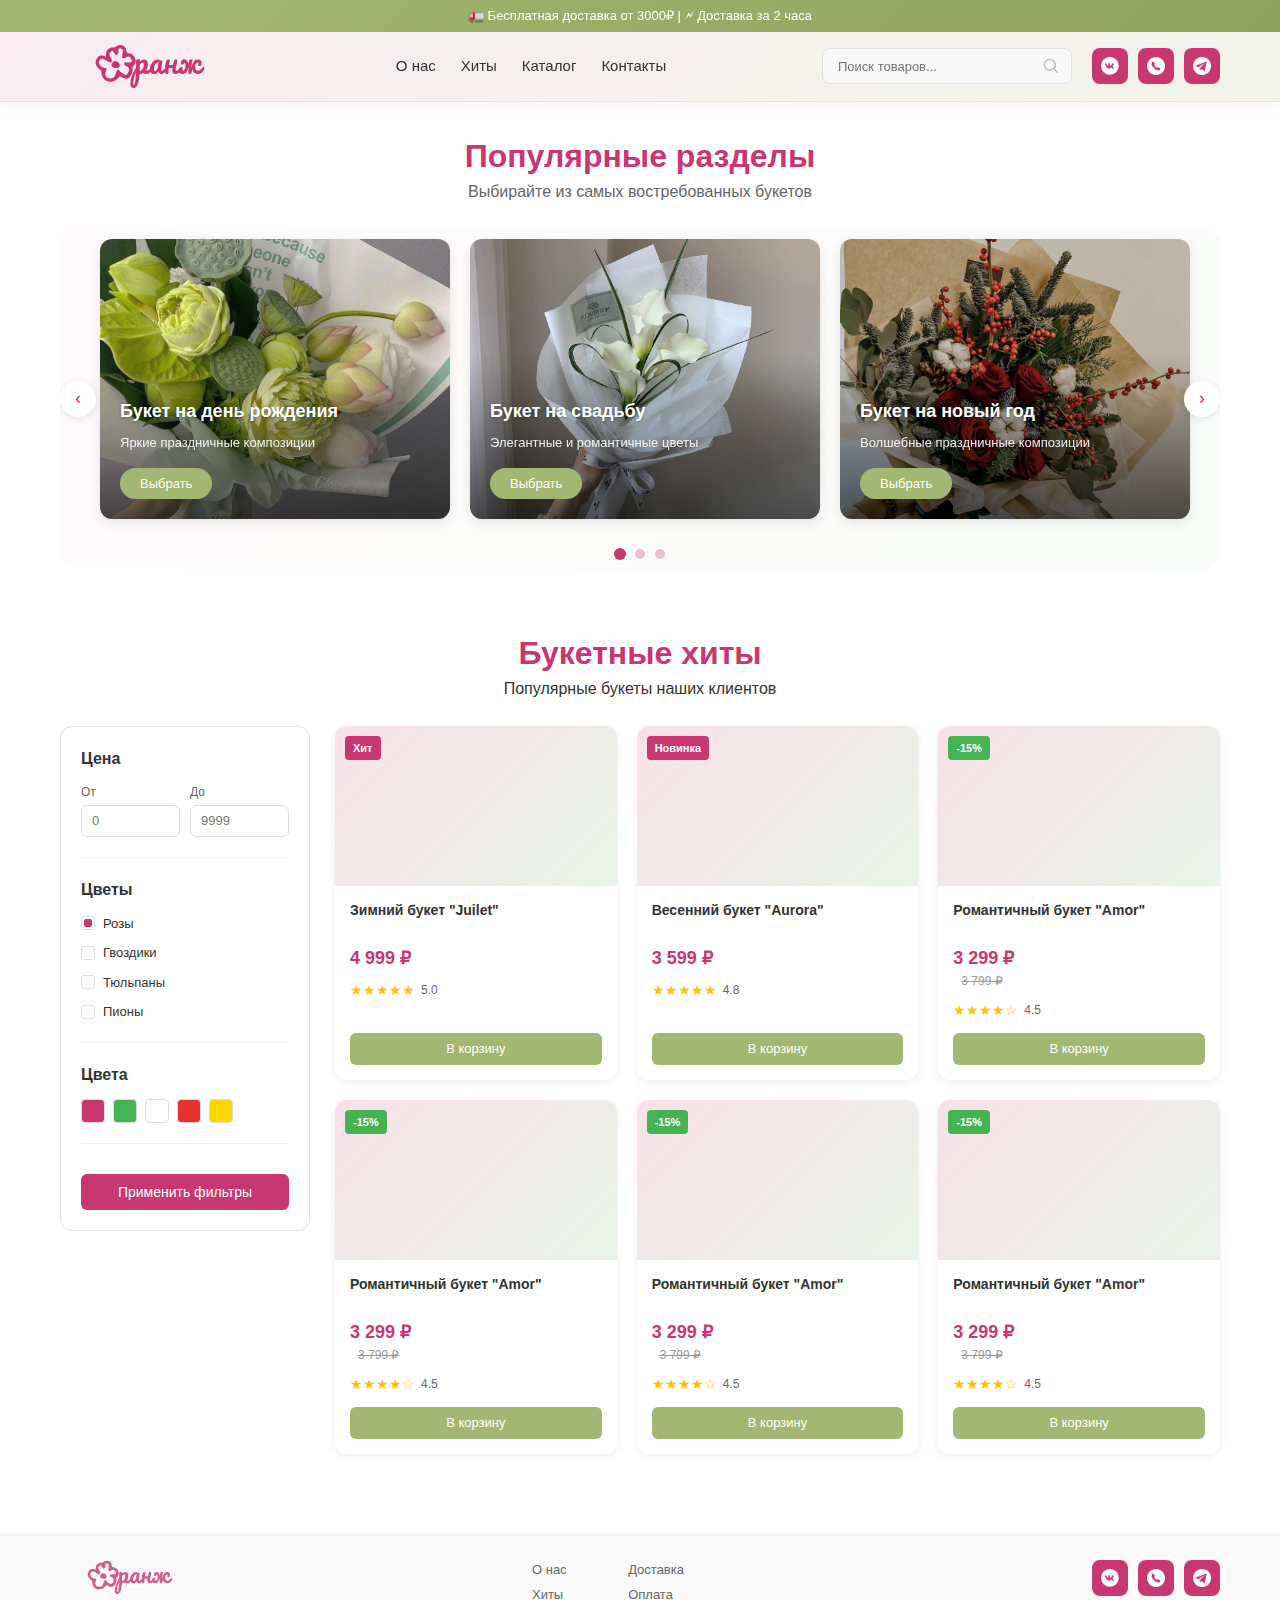
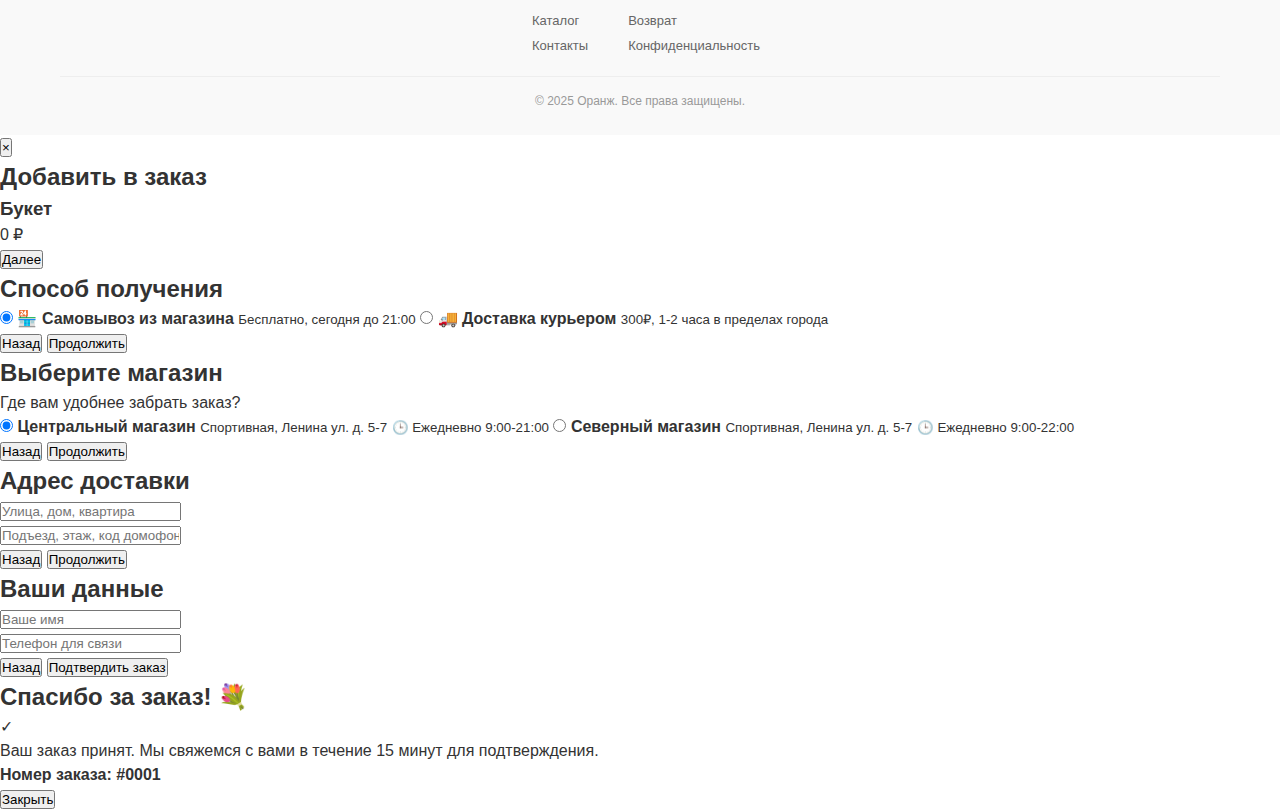
<file: index.html>
<!DOCTYPE html>
<html lang="ru">
<head>
    <meta charset="UTF-8">
    <meta name="viewport" content="width=device-width, initial-scale=1.0">
    <link href="./css/main.css" rel="stylesheet" />
    <title>Оранж - Цветочный магазин</title>
</head>
<body>
    <!-- Хедер -->
    <header class="header-top">
        <div class="promo-banner">
            <div class="container">
                <span class="promo-text">🚛 Бесплатная доставка от 3000₽ | 🗲 Доставка за 2 часа</span>
            </div>
        </div>
        
        <div class="header-main">
            <div class="container header-container">
                <a href="index.html" class="logo-link">
                    <div class="logo-icon"></div>
                </a>
                
                <nav class="navbar">
                    <ul class="nav-menu">
                        <li><a href="about.html" class="nav-link">О нас</a></li>
                        <li><a href="hits.html" class="nav-link">Хиты</a></li>
                        <li><a href="catalog.html" class="nav-link">Каталог</a></li>
                        <li><a href="contact.html" class="nav-link">Контакты</a></li>
                    </ul>
                </nav>
                
                <div class="header-actions">
                    <div class="search">
                        <div class="search-box">
                            <input type="text" class="search-input" placeholder="Поиск товаров...">
                            <div class="search-icon"></div>
                        </div>
                    </div>
                    
                    <div class="action-icons">
                        <a href="#" class="icon-btn"><i class="cart-icon"></i></a>
                        <a href="#" class="icon-btn"><i class="favorite-icon"></i></a>
                        <a href="#" class="icon-btn"><i class="user-icon"></i></a>
                    </div>
                </div>
            </div>
        </div>
    </header>

    <!-- Основной контент -->
    <main class="main-content container">
        <!-- Карусель популярных разделов -->
        <section class="popular-sections">
            <div class="section-header">
                <h2 class="page-title">Популярные разделы</h2>
                <p class="page-subtitle-ind">Выбирайте из самых востребованных букетов</p>
            </div>
            
            <div class="carousel-container">
                <button class="carousel-btn prev">‹</button>
                <button class="carousel-btn next">›</button>
                
                <div class="carousel-track">
                    <div class="carousel-slide slide-birthday">
                        <div class="slide-content">
                            <h3 class="slide-title">Букет на день рождения</h3>
                            <p class="slide-description">Яркие праздничные композиции</p>
                            <button class="slide-button" onclick="window.location.href='hits.html#birthday'">Выбрать</button>
                        </div>
                    </div>
                    
                    <div class="carousel-slide slide-wedding">
                        <div class="slide-content">
                            <h3 class="slide-title">Букет на свадьбу</h3>
                            <p class="slide-description">Элегантные и романтичные цветы</p>
                            <button class="slide-button" onclick="window.location.href='hits.html#wedding'">Выбрать</button>
                        </div>
                    </div>
                    
                    <div class="carousel-slide slide-newyear">
                        <div class="slide-content">
                            <h3 class="slide-title">Букет на новый год</h3>
                            <p class="slide-description">Волшебные праздничные композиции</p>
                            <button class="slide-button" onclick="window.location.href='hits.html#newyear'">Выбрать</button>
                        </div>
                    </div>
                     <div class="carousel-slide slide-date">
                        <div class="slide-content">
                            <h3 class="slide-title">Букет на свидание</h3>
                            <p class="slide-description">Милые и романтичные цветы</p>
                            <button class="slide-button" onclick="window.location.href='hits.html#date'">Выбрать</button>
                        </div>
                    </div>
                    
                </div>
                
                <div class="carousel-nav">
                    <div class="carousel-dot active" data-slide="0"></div>
                    <div class="carousel-dot" data-slide="1"></div>
                    <div class="carousel-dot" data-slide="2"></div>
                </div>
            </div>
        </section>

        <!-- Букетные хиты с фильтрами -->
        <section class="products-section">
            <div class="section-header">
                <h2 class="page-title">Букетные хиты</h2>
                <p class="PAGE-subtitle">Популярные букеты наших клиентов</p>
            </div>
            
            <div class="products-container">
                <!-- Фильтры -->
                <aside class="filters">
                    <div class="filter-group">
                        <h3 class="filter-title">Цена</h3>
                        <div class="price-range">
                            <div class="price-input-wrapper">
                                <label class="price-label">От</label>
                                <input type="number" class="price-input" placeholder="0" min="0">
                            </div>
                            <div class="price-input-wrapper">
                                <label class="price-label">До</label>
                                <input type="number" class="price-input" placeholder="9999" min="0">
                            </div>
                        </div>
                    </div>
                    
                    <div class="filter-group">
                        <h3 class="filter-title">Цветы</h3>
                        <div class="checkbox-list">
                            <label class="checkbox-item">
                                <input type="checkbox" checked>
                                <span class="custom-checkbox"></span>
                                <span>Розы</span>
                            </label>
                            <label class="checkbox-item">
                                <input type="checkbox">
                                <span class="custom-checkbox"></span>
                                <span>Гвоздики</span>
                            </label>
                            <label class="checkbox-item">
                                <input type="checkbox">
                                <span class="custom-checkbox"></span>
                                <span>Тюльпаны</span>
                            </label>
                            <label class="checkbox-item">
                                <input type="checkbox">
                                <span class="custom-checkbox"></span>
                                <span>Пионы</span>
                            </label>
                        </div>
                    </div>
                    
                    <div class="filter-group">
                        <h3 class="filter-title">Цвета</h3>
                        <div class="color-filters">
                            <label class="color-checkbox-item" style="--color: #c83770">
                                <input type="checkbox">
                                <span class="color-box"></span>
                            </label>
                            <label class="color-checkbox-item" style="--color: #45b352">
                                <input type="checkbox">
                                <span class="color-box"></span>
                            </label>
                            <label class="color-checkbox-item" style="--color: #ffffff">
                                <input type="checkbox">
                                <span class="color-box"></span>
                            </label>
                            <label class="color-checkbox-item" style="--color: #e83232">
                                <input type="checkbox">
                                <span class="color-box"></span>
                            </label>
                            <label class="color-checkbox-item" style="--color: #ffd700">
                                <input type="checkbox">
                                <span class="color-box"></span>
                            </label>
                        </div>
                    </div>
                    
                    <button class="apply-filters-btn">Применить фильтры</button>
                </aside>
                
                <!-- Товары -->
                <div class="products-grid">
                    <!-- Пример товара 1 -->
                    <div class="product-card">
                        <div class="product-image">
                            <div class="product-badge">Хит</div>
                        </div>
                        <div class="product-info">
                            <h3 class="product-title">Зимний букет "Juilet"</h3>
                            <div class="product-price">4 999 ₽</div>
                            <div class="product-rating">
                                <span class="stars">★★★★★</span>
                                <span class="rating-value">5.0</span>
                            </div>
                            <button class="order-btn">В корзину</button>
                        </div>
                    </div>
                    
                    <!-- Пример товара 2 -->
                    <div class="product-card">
                        <div class="product-image">
                            <div class="product-badge">Новинка</div>
                        </div>
                        <div class="product-info">
                            <h3 class="product-title">Весенний букет "Aurora"</h3>
                            <div class="product-price">3 599 ₽</div>
                            <div class="product-rating">
                                <span class="stars">★★★★★</span>
                                <span class="rating-value">4.8</span>
                            </div>
                            <button class="order-btn">В корзину</button>
                        </div>
                    </div>
                    
                    <!-- Пример товара 3 -->
                    <div class="product-card">
                        <div class="product-image">
                            <div class="product-badge sale">-15%</div>
                        </div>
                        <div class="product-info">
                            <h3 class="product-title">Романтичный букет "Amor"</h3>
                            <div class="product-price">
                                <span class="current-price">3 299 ₽</span>
                                <span class="old-price">3 799 ₽</span>
                            </div>
                            <div class="product-rating">
                                <span class="stars">★★★★☆</span>
                                <span class="rating-value">4.5</span>
                            </div>
                            <button class="order-btn">В корзину</button>
                        </div>
                    </div>
                                        <!-- Пример товара 3 -->
                    <div class="product-card">
                        <div class="product-image">
                            <div class="product-badge sale">-15%</div>
                        </div>
                        <div class="product-info">
                            <h3 class="product-title">Романтичный букет "Amor"</h3>
                            <div class="product-price">
                                <span class="current-price">3 299 ₽</span>
                                <span class="old-price">3 799 ₽</span>
                            </div>
                            <div class="product-rating">
                                <span class="stars">★★★★☆</span>
                                <span class="rating-value">4.5</span>
                            </div>
                            <button class="order-btn">В корзину</button>
                        </div>
                    </div>
                                        <!-- Пример товара 3 -->
                    <div class="product-card">
                        <div class="product-image">
                            <div class="product-badge sale">-15%</div>
                        </div>
                        <div class="product-info">
                            <h3 class="product-title">Романтичный букет "Amor"</h3>
                            <div class="product-price">
                                <span class="current-price">3 299 ₽</span>
                                <span class="old-price">3 799 ₽</span>
                            </div>
                            <div class="product-rating">
                                <span class="stars">★★★★☆</span>
                                <span class="rating-value">4.5</span>
                            </div>
                            <button class="order-btn">В корзину</button>
                        </div>
                    </div>
                                        <!-- Пример товара 3 -->
                    <div class="product-card">
                        <div class="product-image">
                            <div class="product-badge sale">-15%</div>
                        </div>
                        <div class="product-info">
                            <h3 class="product-title">Романтичный букет "Amor"</h3>
                            <div class="product-price">
                                <span class="current-price">3 299 ₽</span>
                                <span class="old-price">3 799 ₽</span>
                            </div>
                            <div class="product-rating">
                                <span class="stars">★★★★☆</span>
                                <span class="rating-value">4.5</span>
                            </div>
                            <button class="order-btn">В корзину</button>
                        </div>
                    </div>
                </div>
            </div>
        </section>
    </main>

<!-- Футер -->
    <footer class="footer">
        <div class="container">
            <div class="footer-content">
                <a href="index.html" class="footer-logo">
                    <div class="logo-icon"></div>
                </a>
                
                <div class="footer-links">
                    <div class="footer-column">
                        <a href="about.html" class="footer-link">О нас</a>
                        <a href="hits.html" class="footer-link">Хиты</a>
                        <a href="catalog.html" class="footer-link">Каталог</a>
                        <a href="contact.html" class="footer-link">Контакты</a>
                    </div>
                    <div class="footer-column">
                        <a href="#" class="footer-link">Доставка</a>
                        <a href="#" class="footer-link">Оплата</a>
                        <a href="#" class="footer-link">Возврат</a>
                        <a href="#" class="footer-link">Конфиденциальность</a>
                    </div>
                </div>
                
<div class="footer-social">
                    <div class="action-icons">
                        <a href="#" class="icon-btn"><i class="cart-icon"></i></a>
                        <a href="#" class="icon-btn"><i class="favorite-icon"></i></a>
                        <a href="#" class="icon-btn"><i class="user-icon"></i></a>
                    </div>
                </div>
            </div>
            
            <div class="footer-bottom">
                <p class="copyright">© 2025 Оранж. Все права защищены.</p>
            </div>
        </div>
    </footer>

    <script src="js/main.js"></script>



    



    <!-- Простое модальное окно оформления заказа -->
<div class="modal-overlay" id="orderModal">
    <div class="modal-container">
        <button class="modal-close">&times;</button>
        
        <!-- Шаг 1: Карточка товара -->
        <div class="modal-step active" id="step1">
            <div class="modal-header">
                <h2 class="modal-title">Добавить в заказ</h2>
            </div>
            
            <div class="modal-product-card">
                <div class="product-image-preview"></div>
                <div class="product-info-preview">
                    <h3 id="modalProductName">Букет</h3>
                    <div class="product-price-preview" id="modalProductPrice">0 ₽</div>
                </div>
            </div>
            
            <div class="modal-actions">
                <button class="modal-btn next-btn" data-next="step2">Далее</button>
            </div>
        </div>
        
        <!-- Шаг 2: Выбор способа получения -->
        <div class="modal-step" id="step2">
            <div class="modal-header">
                <h2 class="modal-title">Способ получения</h2>
            </div>
            
            <div class="delivery-options-simple">
                <label class="delivery-option-simple">
                    <input type="radio" name="deliveryType" value="pickup" checked>
                    <span class="option-simple-content">
                        <span class="option-simple-icon">🏪</span>
                        <span class="option-simple-text">
                            <strong>Самовывоз из магазина</strong>
                            <small>Бесплатно, сегодня до 21:00</small>
                        </span>
                    </span>
                </label>
                
                <label class="delivery-option-simple">
                    <input type="radio" name="deliveryType" value="delivery">
                    <span class="option-simple-content">
                        <span class="option-simple-icon">🚚</span>
                        <span class="option-simple-text">
                            <strong>Доставка курьером</strong>
                            <small>300₽, 1-2 часа в пределах города</small>
                        </span>
                    </span>
                </label>
            </div>
            
            <div class="modal-actions">
                <button class="modal-btn back-btn" data-back="step1">Назад</button>
                <button class="modal-btn next-btn" data-next="step3">Продолжить</button>
            </div>
        </div>
        
        <!-- Шаг 3A: Выбор магазина (если самовывоз) -->
        <div class="modal-step" id="step3-pickup">
            <div class="modal-header">
                <h2 class="modal-title">Выберите магазин</h2>
                <p class="modal-subtitle">Где вам удобнее забрать заказ?</p>
            </div>
            
            <div class="store-list">
                <label class="store-option">
                    <input type="radio" name="store" value="central" checked>
                    <span class="store-content">
                        <strong>Центральный магазин</strong>
                        <small>Спортивная, Ленина ул. д. 5-7</small>
                        <small>🕒 Ежедневно 9:00-21:00</small>
                    </span>
                </label>
                
                <label class="store-option">
                    <input type="radio" name="store" value="north">
                    <span class="store-content">
                        <strong>Северный магазин</strong>
                        <small>Спортивная, Ленина ул. д. 5-7</small>
                        <small>🕒 Ежедневно 9:00-22:00</small>
                    </span>
                </label>
            </div>
            
            <div class="modal-actions">
                <button class="modal-btn back-btn" data-back="step2">Назад</button>
                <button class="modal-btn next-btn" data-next="step4">Продолжить</button>
            </div>
        </div>
        
        <!-- Шаг 3B: Адрес доставки (если доставка) -->
        <div class="modal-step" id="step3-delivery">
            <div class="modal-header">
                <h2 class="modal-title">Адрес доставки</h2>
            </div>
            
            <form class="delivery-form">
                <div class="form-group-simple">
                    <input type="text" class="form-input-simple" placeholder="Улица, дом, квартира" required>
                </div>
                <div class="form-group-simple">
                    <input type="text" class="form-input-simple" placeholder="Подъезд, этаж, код домофона (если нужно)">
                </div>
            </form>
            
            <div class="modal-actions">
                <button class="modal-btn back-btn" data-back="step2">Назад</button>
                <button class="modal-btn next-btn" data-next="step4">Продолжить</button>
            </div>
        </div>
        
        <!-- Шаг 4: Контактные данные -->
        <div class="modal-step" id="step4">
            <div class="modal-header">
                <h2 class="modal-title">Ваши данные</h2>
            </div>
            
            <form class="contact-form-simple">
                <div class="form-group-simple">
                    <input type="text" class="form-input-simple" placeholder="Ваше имя" required>
                </div>
                <div class="form-group-simple">
                    <input type="tel" class="form-input-simple" placeholder="Телефон для связи" required>
                </div>
            </form>
            
            <div class="modal-actions">
                <button class="modal-btn back-btn" data-back="step2">Назад</button>
                <button class="modal-btn confirm-btn">Подтвердить заказ</button>
            </div>
        </div>
        
        <!-- Шаг 5: Подтверждение -->
        <div class="modal-step" id="step5">
            <div class="modal-header">
                <h2 class="modal-title">Спасибо за заказ! 💐</h2>
            </div>
            
            <div class="success-message">
                <div class="success-icon">✓</div>
                <p>Ваш заказ принят. Мы свяжемся с вами в течение 15 минут для подтверждения.</p>
                <p><strong>Номер заказа: #<span id="orderNumber">0001</span></strong></p>
            </div>
            
            <div class="modal-actions">
                <button class="modal-btn close-modal-btn">Закрыть</button>
            </div>
        </div>
    </div>
</div>

<script src="js/simple-modal.js"></script>
</body>
</html>
</file>
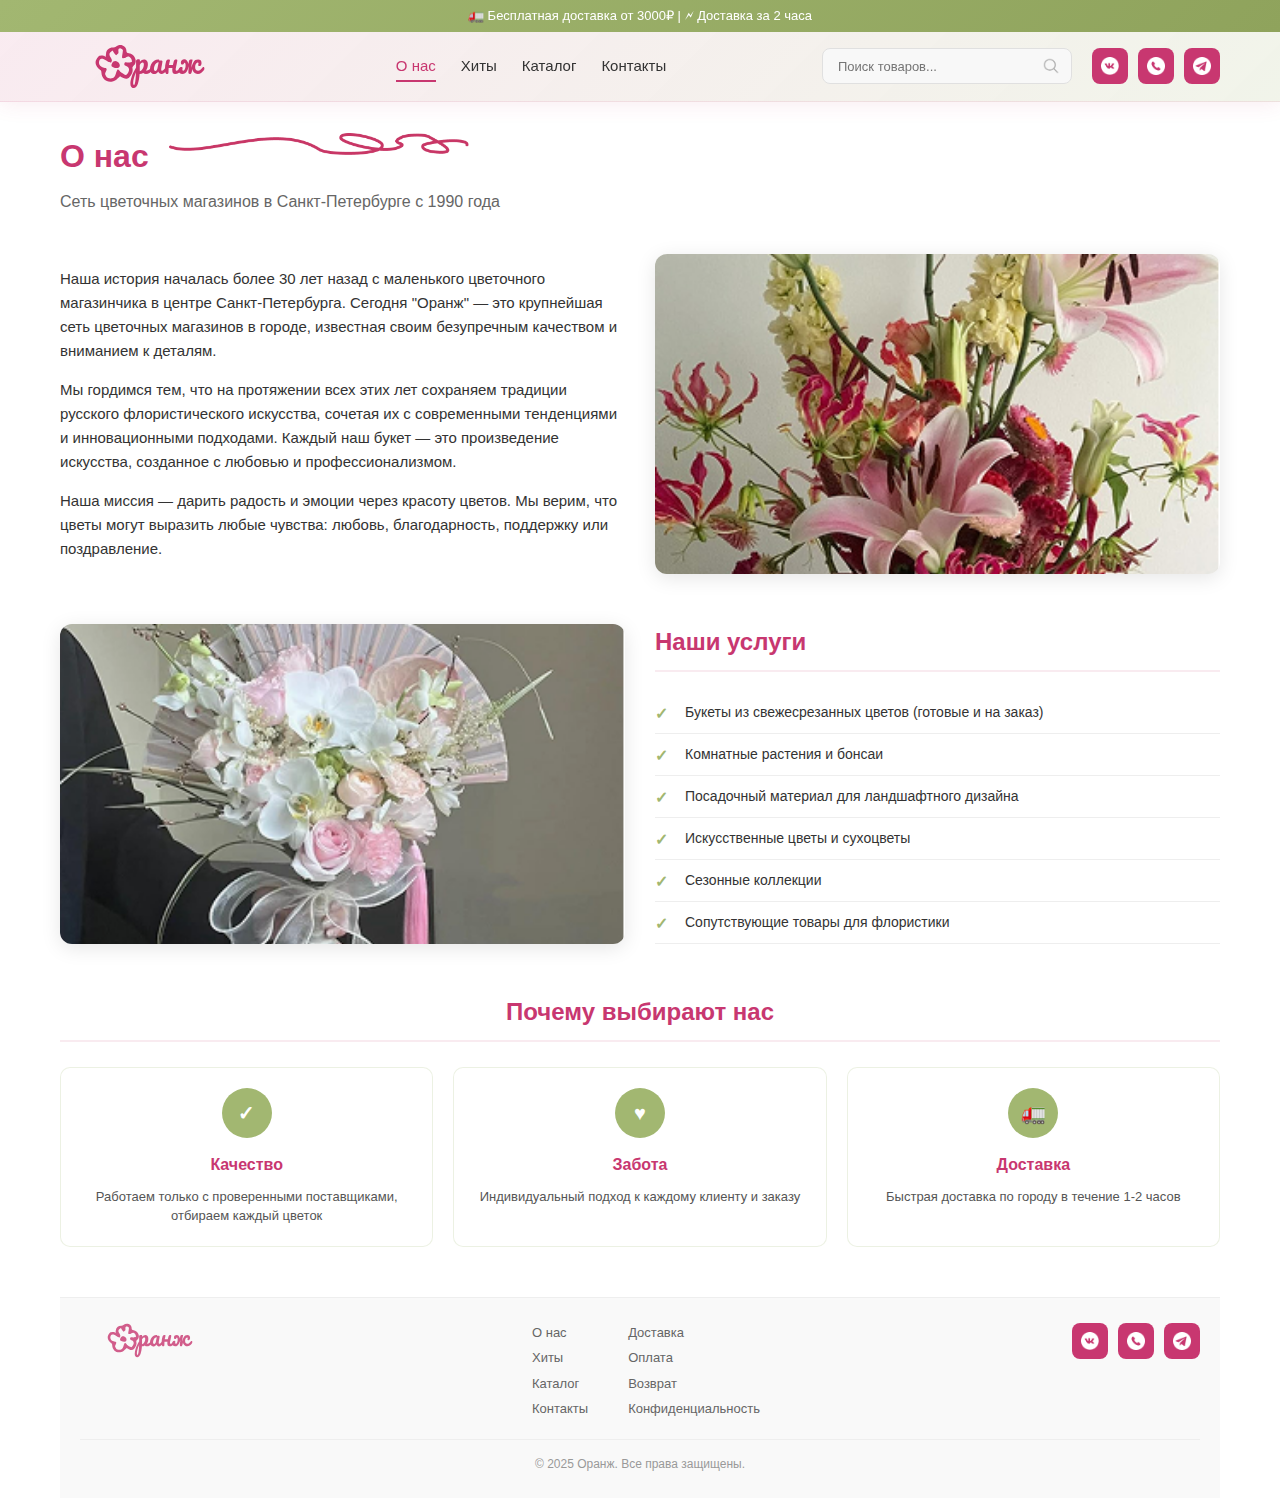
<file: about.html>
<!DOCTYPE html>
<html lang="ru">
<head>
    <meta charset="UTF-8">
    <meta name="viewport" content="width=device-width, initial-scale=1.0">
    <link href="./css/main.css" rel="stylesheet" />
    <title>Оранж - О нас</title>
</head>
<body>
   <!-- Хедер -->
    <header class="header-top">
        <div class="promo-banner">
            <div class="container">
                <span class="promo-text">🚛 Бесплатная доставка от 3000₽ | 🗲 Доставка за 2 часа</span>
            </div>
        </div>
        
        <div class="header-main">
            <div class="container header-container">
                <a href="index.html" class="logo-link">
                    <div class="logo-icon"></div>
                </a>
                
                <nav class="navbar">
                    <ul class="nav-menu">
                        <li><a href="about.html" class="nav-link active">О нас</a></li>
                        <li><a href="hits.html" class="nav-link">Хиты</a></li>
                        <li><a href="catalog.html" class="nav-link">Каталог</a></li>
                        <li><a href="contact.html" class="nav-link">Контакты</a></li>
                    </ul>
                </nav>
                
                <div class="header-actions">
                    <div class="search">
                        <div class="search-box">
                            <input type="text" class="search-input" placeholder="Поиск товаров...">
                            <div class="search-icon"></div>
                        </div>
                    </div>
                    
                    <div class="action-icons">
                        <a href="#" class="icon-btn"><i class="cart-icon"></i></a>
                        <a href="#" class="icon-btn"><i class="favorite-icon"></i></a>
                        <a href="#" class="icon-btn"><i class="user-icon"></i></a>
                    </div>
                </div>
            </div>
        </div>
    </header>

    <!-- Основной контент -->
    <main class="container">
        <!-- Заголовок -->
        <div class="about-header">
            <div class="page-header">
                <h1 class="page-title">О нас</h1>
                <div class="title-decoration"></div>
            </div>
            <p class="page-subtitle">Сеть цветочных магазинов в Санкт-Петербурге с 1990 года</p>
        </div>

        <!-- Основной блок -->
        <section class="about-main">
            <div class="about-content">
                <div class="about-text">
                    <p>Наша история началась более 30 лет назад с маленького цветочного магазинчика в центре Санкт-Петербурга. Сегодня "Оранж" — это крупнейшая сеть цветочных магазинов в городе, известная своим безупречным качеством и вниманием к деталям.</p>
                    
                    <p>Мы гордимся тем, что на протяжении всех этих лет сохраняем традиции русского флористического искусства, сочетая их с современными тенденциями и инновационными подходами. Каждый наш букет — это произведение искусства, созданное с любовью и профессионализмом.</p>
                    
                    <p>Наша миссия — дарить радость и эмоции через красоту цветов. Мы верим, что цветы могут выразить любые чувства: любовь, благодарность, поддержку или поздравление.</p>
                </div>
                
                <div class="about-image"></div>
            </div>
        </section>

        <!-- Наши услуги -->
        <section class="about-services">
            <div class="services-content">
                <div class="services-image"></div>
                
                <div class="services-list">
                    <h2 class="section-title">Наши услуги</h2>
                    <ul>
                        <li>Букеты из свежесрезанных цветов (готовые и на заказ)</li>
                        <li>Комнатные растения и бонсаи</li>
                        <li>Посадочный материал для ландшафтного дизайна</li>
                        <li>Искусственные цветы и сухоцветы</li>
                        <li>Сезонные коллекции</li>
                        <li>Сопутствующие товары для флористики</li>
                    </ul>
                </div>
            </div>
        </section>

        <!-- Почему выбирают нас -->
        <section class="about-features">
            <h2 class="section-title">Почему выбирают нас</h2>
            <div class="features-grid">
                <div class="feature-card">
                    <div class="feature-icon">✓</div>
                    <h3>Качество</h3>
                    <p>Работаем только с проверенными поставщиками, отбираем каждый цветок</p>
                </div>
                
                <div class="feature-card">
                    <div class="feature-icon">♥</div>
                    <h3>Забота</h3>
                    <p>Индивидуальный подход к каждому клиенту и заказу</p>
                </div>
                
                <div class="feature-card">
                    <div class="feature-icon">🚛</div>
                    <h3>Доставка</h3>
                    <p>Быстрая доставка по городу в течение 1-2 часов</p>
                </div>
            </div>
        </section>

    <!-- Футер -->
    <footer class="footer">
        <div class="container">
            <div class="footer-content">
                <a href="index.html" class="footer-logo">
                    <div class="logo-icon"></div>
                </a>
                
                <div class="footer-links">
                    <div class="footer-column">
                        <a href="about.html" class="footer-link">О нас</a>
                        <a href="hits.html" class="footer-link">Хиты</a>
                        <a href="catalog.html" class="footer-link">Каталог</a>
                        <a href="contact.html" class="footer-link">Контакты</a>
                    </div>
                    <div class="footer-column">
                        <a href="#" class="footer-link">Доставка</a>
                        <a href="#" class="footer-link">Оплата</a>
                        <a href="#" class="footer-link">Возврат</a>
                        <a href="#" class="footer-link">Конфиденциальность</a>
                    </div>
                </div>
                
<div class="footer-social">
                    <div class="action-icons">
                        <a href="#" class="icon-btn"><i class="cart-icon"></i></a>
                        <a href="#" class="icon-btn"><i class="favorite-icon"></i></a>
                        <a href="#" class="icon-btn"><i class="user-icon"></i></a>
                    </div>
                </div>
            </div>
            
            <div class="footer-bottom">
                <p class="copyright">© 2025 Оранж. Все права защищены.</p>
            </div>
        </div>
    </footer>
</body>
</html>
</file>
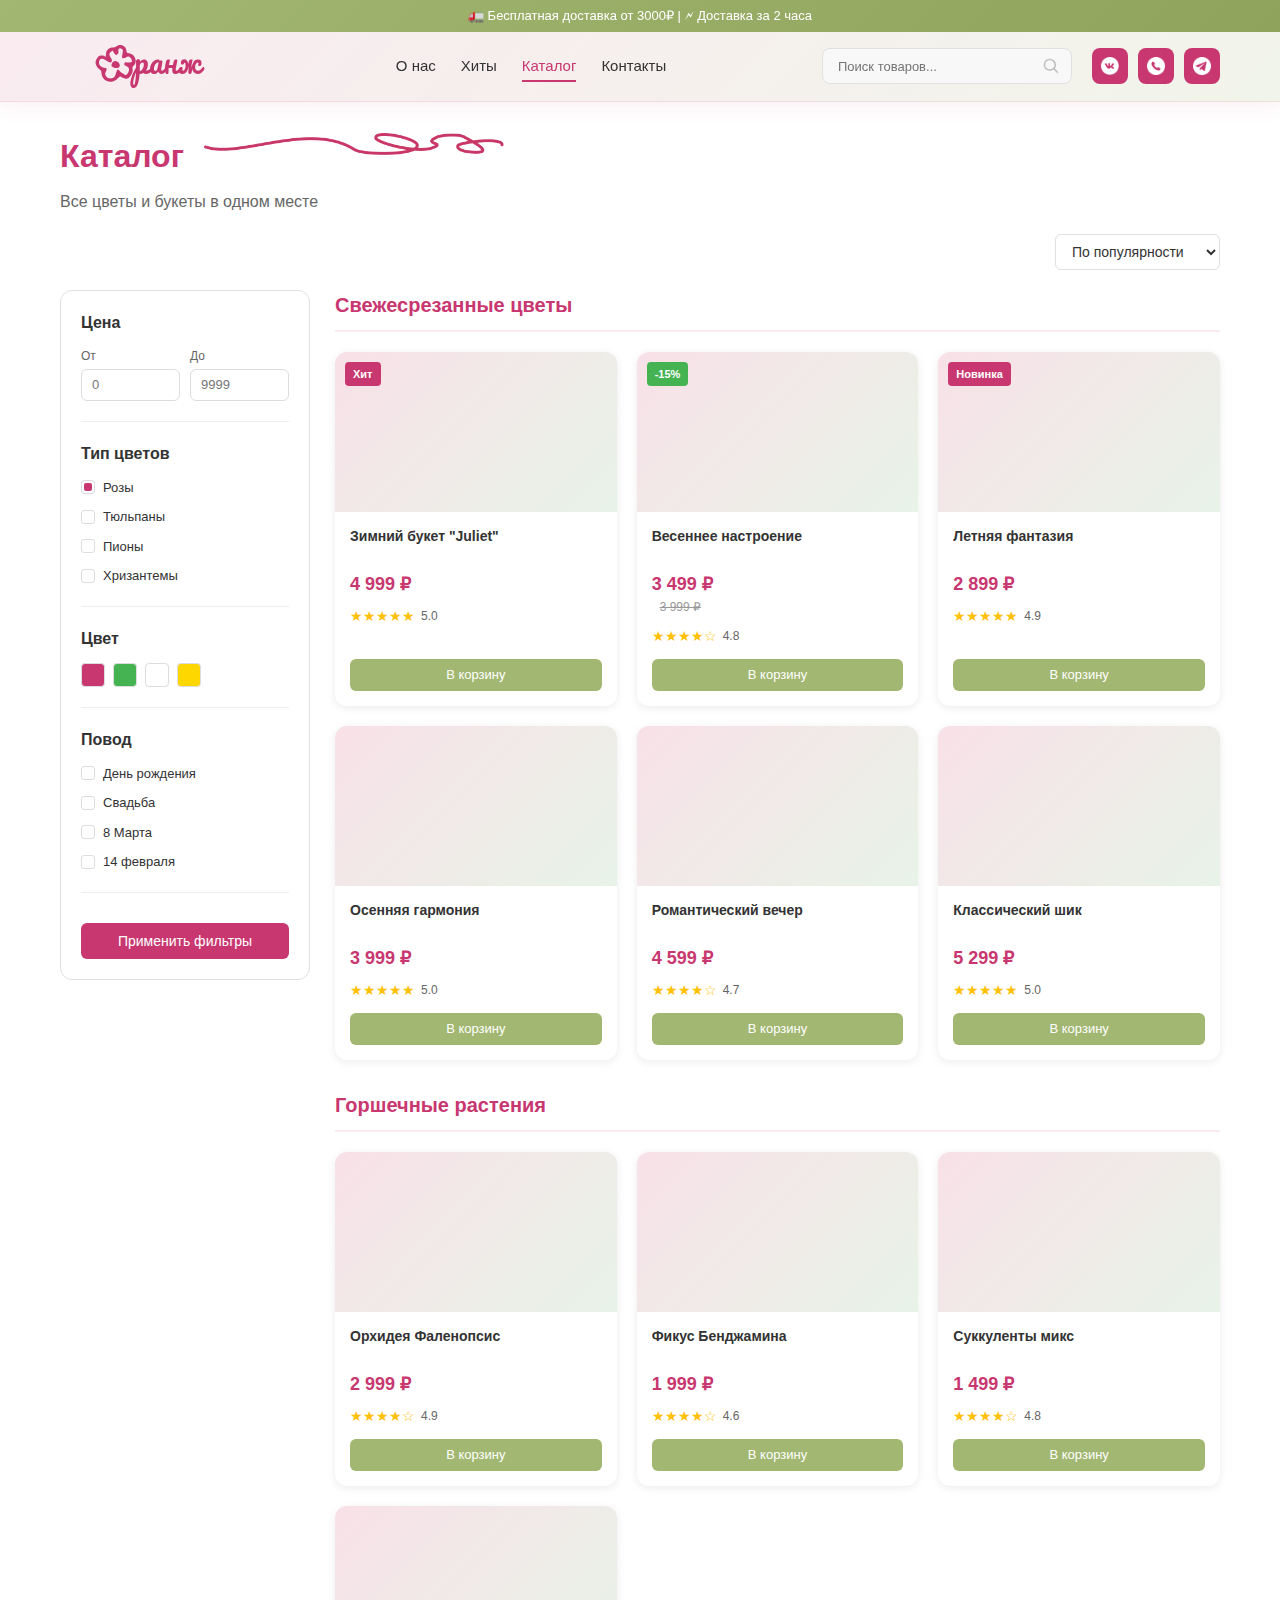
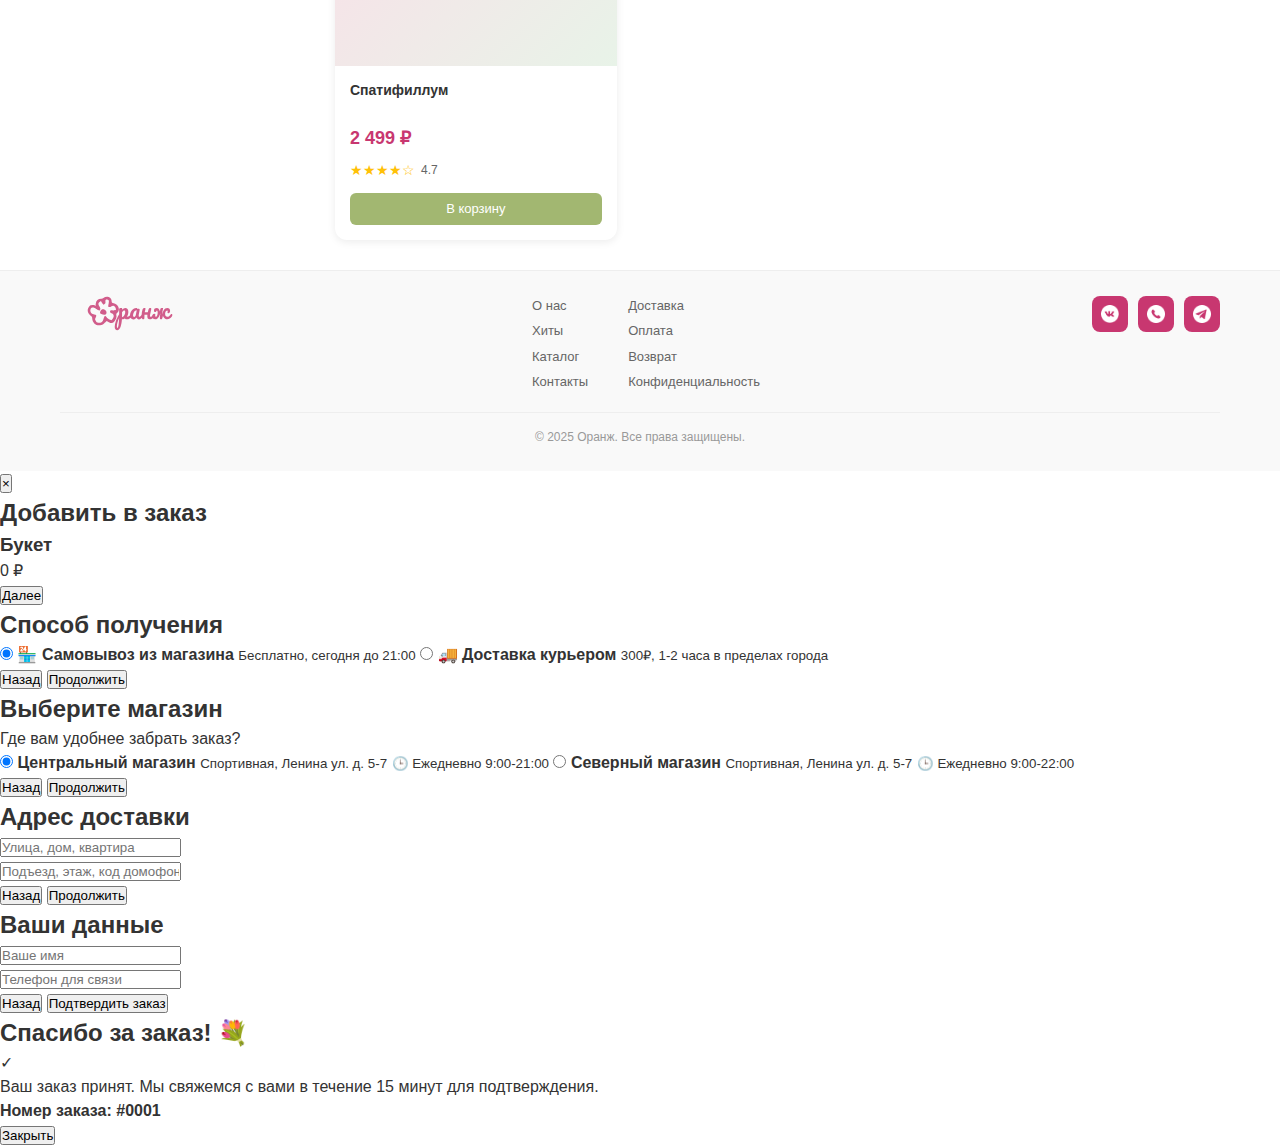
<file: catalog.html>
<!DOCTYPE html>
<html lang="ru">
<head>
    <meta charset="UTF-8">
    <meta name="viewport" content="width=device-width, initial-scale=1.0">
    <link href="./css/main.css" rel="stylesheet" />
    <title>Оранж - Каталог</title>
</head>
<body>
    <!-- Хедер -->
    <header class="header-top">
        <div class="promo-banner">
            <div class="container">
                <span class="promo-text">🚛 Бесплатная доставка от 3000₽ | 🗲 Доставка за 2 часа</span>
            </div>
        </div>
        
        <div class="header-main">
            <div class="container header-container">
                <a href="index.html" class="logo-link">
                    <div class="logo-icon"></div>
                </a>
                
                <nav class="navbar">
                    <ul class="nav-menu">
                        <li><a href="about.html" class="nav-link">О нас</a></li>
                        <li><a href="hits.html" class="nav-link">Хиты</a></li>
                        <li><a href="catalog.html" class="nav-link active">Каталог</a></li>
                        <li><a href="contact.html" class="nav-link">Контакты</a></li>
                    </ul>
                </nav>
                
                <div class="header-actions">
                    <div class="search">
                        <div class="search-box">
                            <input type="text" class="search-input" placeholder="Поиск товаров...">
                            <div class="search-icon"></div>
                        </div>
                    </div>
                    
                    <div class="action-icons">
                        <a href="#" class="icon-btn"><i class="cart-icon"></i></a>
                        <a href="#" class="icon-btn"><i class="favorite-icon"></i></a>
                        <a href="#" class="icon-btn"><i class="user-icon"></i></a>
                    </div>
                </div>
            </div>
        </div>
    </header>

    <!-- Основной контент каталога -->
    <main class="container">
        <!-- Заголовок -->
        <div class="catalog-header">
            <div class="page-header">
                <h1 class="page-title">Каталог</h1>
                <div class="title-decoration"></div>
            </div>
            <p class="page-subtitle">Все цветы и букеты в одном месте</p>
        </div>

        <!-- Сортировка и фильтры -->
        <div class="catalog-controls">
            <div class="sorting">
                <select class="sort-select">
                    <option value="popular">По популярности</option>
                    <option value="price-low">Сначала дешевле</option>
                    <option value="price-high">Сначала дороже</option>
                    <option value="new">Новинки</option>
                </select>
            </div>
        </div>

        <!-- Основной контент -->
        <div class="catalog-content">
            <!-- Фильтры -->
            <aside class="filters">
                <div class="filter-group">
                    <h3 class="filter-title">Цена</h3>
                    <div class="price-range">
                        <div class="price-input-wrapper">
                            <label class="price-label">От</label>
                            <input type="number" class="price-input" placeholder="0" min="0">
                        </div>
                        <div class="price-input-wrapper">
                            <label class="price-label">До</label>
                            <input type="number" class="price-input" placeholder="9999" min="0">
                        </div>
                    </div>
                </div>
                
                <div class="filter-group">
                    <h3 class="filter-title">Тип цветов</h3>
                    <div class="checkbox-list">
                        <label class="checkbox-item">
                            <input type="checkbox" checked>
                            <span class="custom-checkbox"></span>
                            <span>Розы</span>
                        </label>
                        <label class="checkbox-item">
                            <input type="checkbox">
                            <span class="custom-checkbox"></span>
                            <span>Тюльпаны</span>
                        </label>
                        <label class="checkbox-item">
                            <input type="checkbox">
                            <span class="custom-checkbox"></span>
                            <span>Пионы</span>
                        </label>
                        <label class="checkbox-item">
                            <input type="checkbox">
                            <span class="custom-checkbox"></span>
                            <span>Хризантемы</span>
                        </label>
                    </div>
                </div>
                
                <div class="filter-group">
                    <h3 class="filter-title">Цвет</h3>
                    <div class="color-filters">
                        <label class="color-checkbox-item" style="--color: #c83770">
                            <input type="checkbox">
                            <span class="color-box"></span>
                        </label>
                        <label class="color-checkbox-item" style="--color: #45b352">
                            <input type="checkbox">
                            <span class="color-box"></span>
                        </label>
                        <label class="color-checkbox-item" style="--color: #ffffff">
                            <input type="checkbox">
                            <span class="color-box"></span>
                        </label>
                        <label class="color-checkbox-item" style="--color: #ffd700">
                            <input type="checkbox">
                            <span class="color-box"></span>
                        </label>
                    </div>
                </div>
                
                <div class="filter-group">
                    <h3 class="filter-title">Повод</h3>
                    <div class="checkbox-list">
                        <label class="checkbox-item">
                            <input type="checkbox">
                            <span class="custom-checkbox"></span>
                            <span>День рождения</span>
                        </label>
                        <label class="checkbox-item">
                            <input type="checkbox">
                            <span class="custom-checkbox"></span>
                            <span>Свадьба</span>
                        </label>
                        <label class="checkbox-item">
                            <input type="checkbox">
                            <span class="custom-checkbox"></span>
                            <span>8 Марта</span>
                        </label>
                        <label class="checkbox-item">
                            <input type="checkbox">
                            <span class="custom-checkbox"></span>
                            <span>14 февраля</span>
                        </label>
                    </div>
                </div>
                
                <button class="apply-filters-btn">Применить фильтры</button>
            </aside>
            
            <!-- Товары каталога -->
            <div class="catalog-products">
                <!-- Раздел: Свежесрезанные -->
                <div class="catalog-section">
                    <h2 class="section-title">Свежесрезанные цветы</h2>
                    <div class="products-grid">
                        <!-- Товар 1 -->
                        <div class="product-card">
                            <div class="product-image">
                                <div class="product-badge">Хит</div>
                            </div>
                            <div class="product-info">
                                <h3 class="product-title">Зимний букет "Juliet"</h3>
                                <div class="product-price">4 999 ₽</div>
                                <div class="product-rating">
                                    <span class="stars">★★★★★</span>
                                    <span class="rating-value">5.0</span>
                                </div>
                                <button class="order-btn">В корзину</button>
                            </div>
                        </div>
                        
                        <!-- Товар 2 -->
                        <div class="product-card">
                            <div class="product-image">
                                <div class="product-badge sale">-15%</div>
                            </div>
                            <div class="product-info">
                                <h3 class="product-title">Весеннее настроение</h3>
                                <div class="product-price">
                                    <span class="current-price">3 499 ₽</span>
                                    <span class="old-price">3 999 ₽</span>
                                </div>
                                <div class="product-rating">
                                    <span class="stars">★★★★☆</span>
                                    <span class="rating-value">4.8</span>
                                </div>
                                <button class="order-btn">В корзину</button>
                            </div>
                        </div>
                        
                        <!-- Товар 3 -->
                        <div class="product-card">
                            <div class="product-image">
                                <div class="product-badge">Новинка</div>
                            </div>
                            <div class="product-info">
                                <h3 class="product-title">Летняя фантазия</h3>
                                <div class="product-price">2 899 ₽</div>
                                <div class="product-rating">
                                    <span class="stars">★★★★★</span>
                                    <span class="rating-value">4.9</span>
                                </div>
                                <button class="order-btn">В корзину</button>
                            </div>
                        </div>
                        
                        <!-- Товар 4 -->
                        <div class="product-card">
                            <div class="product-image"></div>
                            <div class="product-info">
                                <h3 class="product-title">Осенняя гармония</h3>
                                <div class="product-price">3 999 ₽</div>
                                <div class="product-rating">
                                    <span class="stars">★★★★★</span>
                                    <span class="rating-value">5.0</span>
                                </div>
                                <button class="order-btn">В корзину</button>
                            </div>
                        </div>
                        
                        <!-- Товар 5 -->
                        <div class="product-card">
                            <div class="product-image"></div>
                            <div class="product-info">
                                <h3 class="product-title">Романтический вечер</h3>
                                <div class="product-price">4 599 ₽</div>
                                <div class="product-rating">
                                    <span class="stars">★★★★☆</span>
                                    <span class="rating-value">4.7</span>
                                </div>
                                <button class="order-btn">В корзину</button>
                            </div>
                        </div>
                        
                        <!-- Товар 6 -->
                        <div class="product-card">
                            <div class="product-image"></div>
                            <div class="product-info">
                                <h3 class="product-title">Классический шик</h3>
                                <div class="product-price">5 299 ₽</div>
                                <div class="product-rating">
                                    <span class="stars">★★★★★</span>
                                    <span class="rating-value">5.0</span>
                                </div>
                                <button class="order-btn">В корзину</button>
                            </div>
                        </div>
                    </div>
                </div>
                
                <!-- Раздел: Горшечные растения -->
                <div class="catalog-section">
                    <h2 class="section-title">Горшечные растения</h2>
                    <div class="products-grid">
                        <!-- Товар 7 -->
                        <div class="product-card">
                            <div class="product-image"></div>
                            <div class="product-info">
                                <h3 class="product-title">Орхидея Фаленопсис</h3>
                                <div class="product-price">2 999 ₽</div>
                                <div class="product-rating">
                                    <span class="stars">★★★★☆</span>
                                    <span class="rating-value">4.9</span>
                                </div>
                                <button class="order-btn">В корзину</button>
                            </div>
                        </div>
                        
                        <!-- Товар 8 -->
                        <div class="product-card">
                            <div class="product-image"></div>
                            <div class="product-info">
                                <h3 class="product-title">Фикус Бенджамина</h3>
                                <div class="product-price">1 999 ₽</div>
                                <div class="product-rating">
                                    <span class="stars">★★★★☆</span>
                                    <span class="rating-value">4.6</span>
                                </div>
                                <button class="order-btn">В корзину</button>
                            </div>
                        </div>
                        
                        <!-- Товар 9 -->
                        <div class="product-card">
                            <div class="product-image"></div>
                            <div class="product-info">
                                <h3 class="product-title">Суккуленты микс</h3>
                                <div class="product-price">1 499 ₽</div>
                                <div class="product-rating">
                                    <span class="stars">★★★★☆</span>
                                    <span class="rating-value">4.8</span>
                                </div>
                                <button class="order-btn">В корзину</button>
                            </div>
                        </div>
                        
                        <!-- Товар 10 -->
                        <div class="product-card">
                            <div class="product-image"></div>
                            <div class="product-info">
                                <h3 class="product-title">Спатифиллум</h3>
                                <div class="product-price">2 499 ₽</div>
                                <div class="product-rating">
                                    <span class="stars">★★★★☆</span>
                                    <span class="rating-value">4.7</span>
                                </div>
                                <button class="order-btn">В корзину</button>
                            </div>
                        </div>
                    </div>
                </div>
                
               
            </div>
        </div>
    </main>
<!-- Футер -->
    <footer class="footer">
        <div class="container">
            <div class="footer-content">
                <a href="index.html" class="footer-logo">
                    <div class="logo-icon"></div>
                </a>
                
                <div class="footer-links">
                    <div class="footer-column">
                        <a href="about.html" class="footer-link">О нас</a>
                        <a href="hits.html" class="footer-link">Хиты</a>
                        <a href="catalog.html" class="footer-link">Каталог</a>
                        <a href="contact.html" class="footer-link">Контакты</a>
                    </div>
                    <div class="footer-column">
                        <a href="#" class="footer-link">Доставка</a>
                        <a href="#" class="footer-link">Оплата</a>
                        <a href="#" class="footer-link">Возврат</a>
                        <a href="#" class="footer-link">Конфиденциальность</a>
                    </div>
                </div>
                
<div class="footer-social">
                    <div class="action-icons">
                        <a href="#" class="icon-btn"><i class="cart-icon"></i></a>
                        <a href="#" class="icon-btn"><i class="favorite-icon"></i></a>
                        <a href="#" class="icon-btn"><i class="user-icon"></i></a>
                    </div>
                </div>
            </div>
            
            <div class="footer-bottom">
                <p class="copyright">© 2025 Оранж. Все права защищены.</p>
            </div>
        </div>
    </footer>
    
    <script src="js/main.js"></script>






    <!-- Простое модальное окно оформления заказа -->
<div class="modal-overlay" id="orderModal">
    <div class="modal-container">
        <button class="modal-close">&times;</button>
        
        <!-- Шаг 1: Карточка товара -->
        <div class="modal-step active" id="step1">
            <div class="modal-header">
                <h2 class="modal-title">Добавить в заказ</h2>
            </div>
            
            <div class="modal-product-card">
                <div class="product-image-preview"></div>
                <div class="product-info-preview">
                    <h3 id="modalProductName">Букет</h3>
                    <div class="product-price-preview" id="modalProductPrice">0 ₽</div>
                </div>
            </div>
            
            <div class="modal-actions">
                <button class="modal-btn next-btn" data-next="step2">Далее</button>
            </div>
        </div>
        
        <!-- Шаг 2: Выбор способа получения -->
        <div class="modal-step" id="step2">
            <div class="modal-header">
                <h2 class="modal-title">Способ получения</h2>
            </div>
            
            <div class="delivery-options-simple">
                <label class="delivery-option-simple">
                    <input type="radio" name="deliveryType" value="pickup" checked>
                    <span class="option-simple-content">
                        <span class="option-simple-icon">🏪</span>
                        <span class="option-simple-text">
                            <strong>Самовывоз из магазина</strong>
                            <small>Бесплатно, сегодня до 21:00</small>
                        </span>
                    </span>
                </label>
                
                <label class="delivery-option-simple">
                    <input type="radio" name="deliveryType" value="delivery">
                    <span class="option-simple-content">
                        <span class="option-simple-icon">🚚</span>
                        <span class="option-simple-text">
                            <strong>Доставка курьером</strong>
                            <small>300₽, 1-2 часа в пределах города</small>
                        </span>
                    </span>
                </label>
            </div>
            
            <div class="modal-actions">
                <button class="modal-btn back-btn" data-back="step1">Назад</button>
                <button class="modal-btn next-btn" data-next="step3">Продолжить</button>
            </div>
        </div>
        
        <!-- Шаг 3A: Выбор магазина (если самовывоз) -->
        <div class="modal-step" id="step3-pickup">
            <div class="modal-header">
                <h2 class="modal-title">Выберите магазин</h2>
                <p class="modal-subtitle">Где вам удобнее забрать заказ?</p>
            </div>
            
            <div class="store-list">
                <label class="store-option">
                    <input type="radio" name="store" value="central" checked>
                    <span class="store-content">
                        <strong>Центральный магазин</strong>
                        <small>Спортивная, Ленина ул. д. 5-7</small>
                        <small>🕒 Ежедневно 9:00-21:00</small>
                    </span>
                </label>
                
                <label class="store-option">
                    <input type="radio" name="store" value="north">
                    <span class="store-content">
                        <strong>Северный магазин</strong>
                        <small>Спортивная, Ленина ул. д. 5-7</small>
                        <small>🕒 Ежедневно 9:00-22:00</small>
                    </span>
                </label>
            </div>
            
            <div class="modal-actions">
                <button class="modal-btn back-btn" data-back="step2">Назад</button>
                <button class="modal-btn next-btn" data-next="step4">Продолжить</button>
            </div>
        </div>
        
        <!-- Шаг 3B: Адрес доставки (если доставка) -->
        <div class="modal-step" id="step3-delivery">
            <div class="modal-header">
                <h2 class="modal-title">Адрес доставки</h2>
            </div>
            
            <form class="delivery-form">
                <div class="form-group-simple">
                    <input type="text" class="form-input-simple" placeholder="Улица, дом, квартира" required>
                </div>
                <div class="form-group-simple">
                    <input type="text" class="form-input-simple" placeholder="Подъезд, этаж, код домофона (если нужно)">
                </div>
            </form>
            
            <div class="modal-actions">
                <button class="modal-btn back-btn" data-back="step2">Назад</button>
                <button class="modal-btn next-btn" data-next="step4">Продолжить</button>
            </div>
        </div>
        
        <!-- Шаг 4: Контактные данные -->
        <div class="modal-step" id="step4">
            <div class="modal-header">
                <h2 class="modal-title">Ваши данные</h2>
            </div>
            
            <form class="contact-form-simple">
                <div class="form-group-simple">
                    <input type="text" class="form-input-simple" placeholder="Ваше имя" required>
                </div>
                <div class="form-group-simple">
                    <input type="tel" class="form-input-simple" placeholder="Телефон для связи" required>
                </div>
            </form>
            
            <div class="modal-actions">
                <button class="modal-btn back-btn" data-back="step2">Назад</button>
                <button class="modal-btn confirm-btn">Подтвердить заказ</button>
            </div>
        </div>
        
        <!-- Шаг 5: Подтверждение -->
        <div class="modal-step" id="step5">
            <div class="modal-header">
                <h2 class="modal-title">Спасибо за заказ! 💐</h2>
            </div>
            
            <div class="success-message">
                <div class="success-icon">✓</div>
                <p>Ваш заказ принят. Мы свяжемся с вами в течение 15 минут для подтверждения.</p>
                <p><strong>Номер заказа: #<span id="orderNumber">0001</span></strong></p>
            </div>
            
            <div class="modal-actions">
                <button class="modal-btn close-modal-btn">Закрыть</button>
            </div>
        </div>
    </div>
</div>

<script src="js/simple-modal.js"></script>
</body>
</html>
</file>
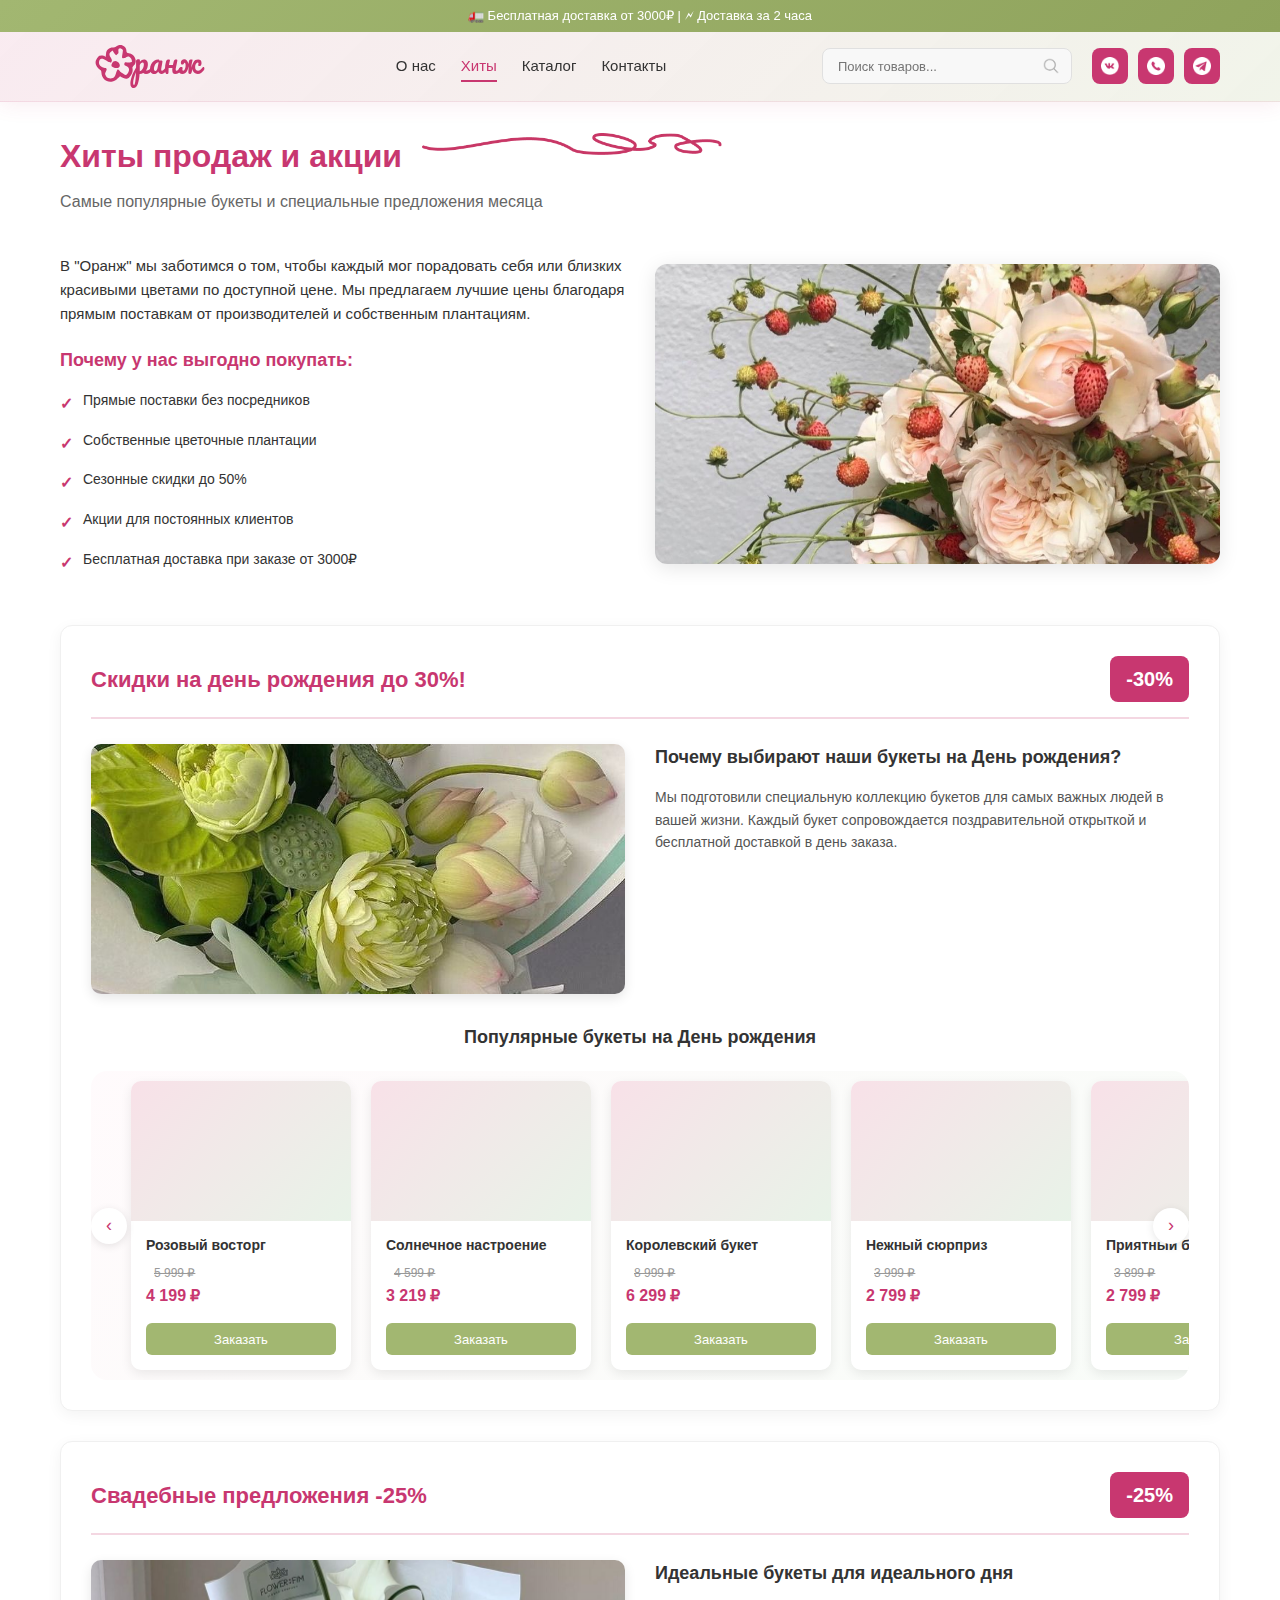
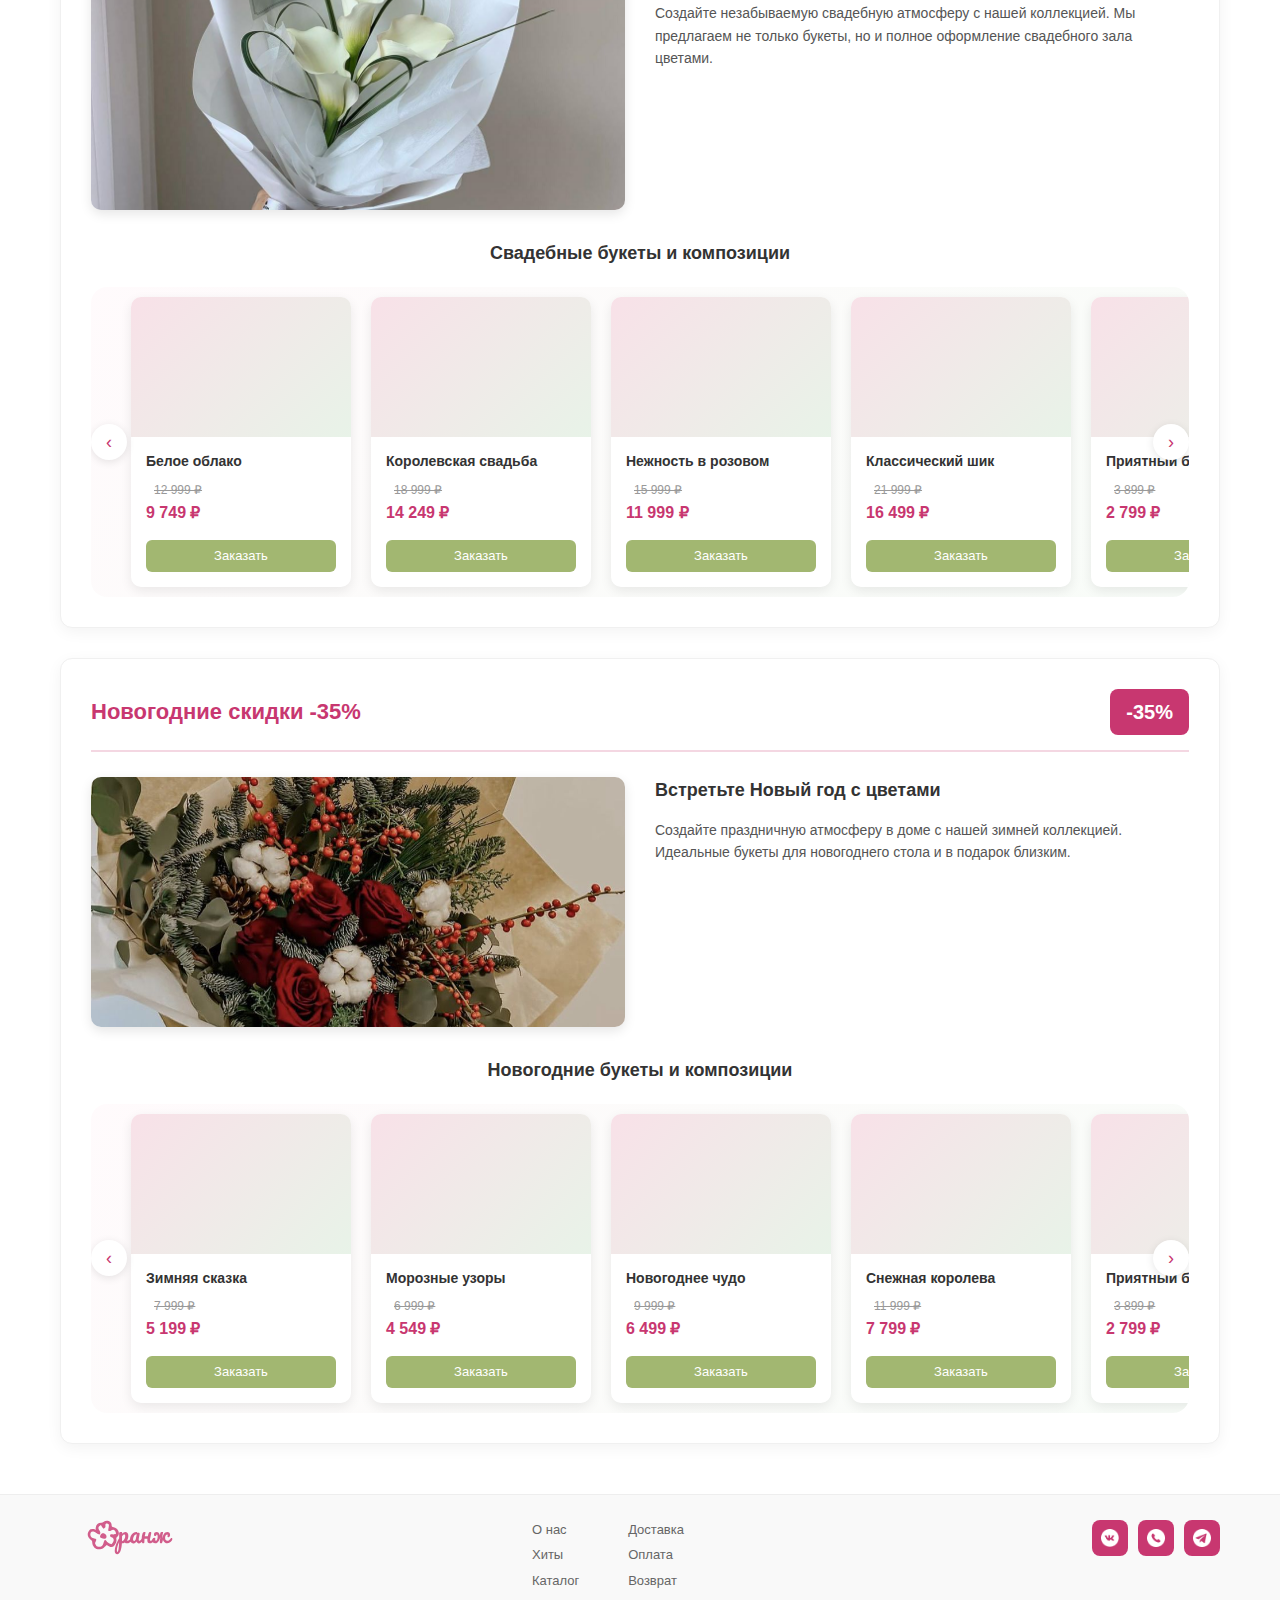
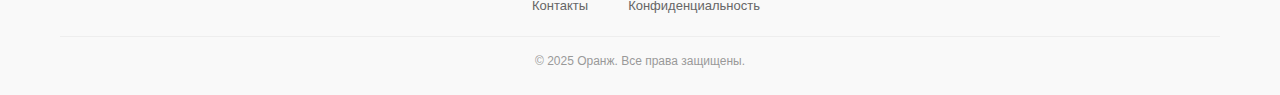
<file: hits.html>
<!DOCTYPE html>
<html lang="ru">
<head>
    <meta charset="UTF-8">
    <meta name="viewport" content="width=device-width, initial-scale=1.0">
    <link href="./css/main.css" rel="stylesheet" />
    <title>Оранж - Хиты и акции</title>
</head>
<body>
    <!-- Хедер -->
    <header class="header-top">
        <div class="promo-banner">
            <div class="container">
                <span class="promo-text">🚛 Бесплатная доставка от 3000₽ | 🗲 Доставка за 2 часа</span>
            </div>
        </div>
        
        <div class="header-main">
            <div class="container header-container">
                <a href="index.html" class="logo-link">
                    <div class="logo-icon"></div>
                </a>
                
                <nav class="navbar">
                    <ul class="nav-menu">
                        <li><a href="about.html" class="nav-link">О нас</a></li>
                        <li><a href="hits.html" class="nav-link active">Хиты</a></li>
                        <li><a href="catalog.html" class="nav-link">Каталог</a></li>
                        <li><a href="contact.html" class="nav-link">Контакты</a></li>
                    </ul>
                </nav>
                
                <div class="header-actions">
                    <div class="search">
                        <div class="search-box">
                            <input type="text" class="search-input" placeholder="Поиск товаров...">
                            <div class="search-icon"></div>
                        </div>
                    </div>
                    
                    <div class="action-icons">
                        <a href="#" class="icon-btn"><i class="cart-icon"></i></a>
                        <a href="#" class="icon-btn"><i class="favorite-icon"></i></a>
                        <a href="#" class="icon-btn"><i class="user-icon"></i></a>
                    </div>
                </div>
            </div>
        </div>
    </header>

    <!-- Основной контент страницы "Хиты" -->
    <main class="container">
        <!-- Заголовок -->
        <div class="hits-header">
            <div class="page-header">
                <h1 class="page-title">Хиты продаж и акции</h1>
                <div class="title-decoration"></div>
            </div>
            <p class="page-subtitle">Самые популярные букеты и специальные предложения месяца</p>
        </div>

        <!-- Введение -->
        <section class="hits-intro">
            <div class="hits-intro-content">
                <div class="hits-intro-text">
                    <p>В "Оранж" мы заботимся о том, чтобы каждый мог порадовать себя или близких красивыми цветами по доступной цене. Мы предлагаем лучшие цены благодаря прямым поставкам от производителей и собственным плантациям.</p>
                    
                    <h3>Почему у нас выгодно покупать:</h3>
                    <div class="benefits-list">
                        <div class="benefit-item">
                            <span class="benefit-check">✓</span>
                            <span>Прямые поставки без посредников</span>
                        </div>
                        <div class="benefit-item">
                            <span class="benefit-check">✓</span>
                            <span>Собственные цветочные плантации</span>
                        </div>
                        <div class="benefit-item">
                            <span class="benefit-check">✓</span>
                            <span>Сезонные скидки до 50%</span>
                        </div>
                        <div class="benefit-item">
                            <span class="benefit-check">✓</span>
                            <span>Акции для постоянных клиентов</span>
                        </div>
                        <div class="benefit-item">
                            <span class="benefit-check">✓</span>
                            <span>Бесплатная доставка при заказе от 3000₽</span>
                        </div>
                    </div>
                </div>
                
                <div class="hits-intro-image"></div>
            </div>
        </section>

        <!-- Категории с акциями -->
        <div class="articles-container">
            <!-- День рождения -->
            <div class="category-article">
                <div class="article-header">
                    <h2 class="article-title">Скидки на день рождения до 30%!</h2>
                    <div class="article-discount">-30%</div>
                </div>
                
                <div class="article-content">
                    <div class="article-image-large birth"></div>
                    
                    <div class="article-text">
                        <h3>Почему выбирают наши букеты на День рождения?</h3>
                        <p>Мы подготовили специальную коллекцию букетов для самых важных людей в вашей жизни. Каждый букет сопровождается поздравительной открыткой и бесплатной доставкой в день заказа.</p>
                    </div>
                </div>
                
                <!-- Карусель товаров -->
                <div class="article-carousel">
                    <h3>Популярные букеты на День рождения</h3>
                    <div class="carousel-container">
                        <button class="carousel-btn prev">‹</button>
                        <button class="carousel-btn next">›</button>
                        
                        <div class="carousel-track">
                            <!-- Товар 1 -->
                            <div class="carousel-item">
                                <div class="carousel-image"></div>
                                <div class="carousel-content">
                                    <h4 class="carousel-title">Розовый восторг</h4>
                                    <div class="carousel-price">
                                        <span class="old-price">5 999 ₽</span>
                                        <span class="new-price">4 199 ₽</span>
                                    </div>
                                    <button class="carousel-order-btn">Заказать</button>
                                </div>
                            </div>
                            
                            <!-- Товар 2 -->
                            <div class="carousel-item">
                                <div class="carousel-image"></div>
                                <div class="carousel-content">
                                    <h4 class="carousel-title">Солнечное настроение</h4>
                                    <div class="carousel-price">
                                        <span class="old-price">4 599 ₽</span>
                                        <span class="new-price">3 219 ₽</span>
                                    </div>
                                    <button class="carousel-order-btn">Заказать</button>
                                </div>
                            </div>
                            
                            <!-- Товар 3 -->
                            <div class="carousel-item">
                                <div class="carousel-image"></div>
                                <div class="carousel-content">
                                    <h4 class="carousel-title">Королевский букет</h4>
                                    <div class="carousel-price">
                                        <span class="old-price">8 999 ₽</span>
                                        <span class="new-price">6 299 ₽</span>
                                    </div>
                                    <button class="carousel-order-btn">Заказать</button>
                                </div>
                            </div>
                            
                            <!-- Товар 4 -->
                            <div class="carousel-item">
                                <div class="carousel-image"></div>
                                <div class="carousel-content">
                                    <h4 class="carousel-title">Нежный сюрприз</h4>
                                    <div class="carousel-price">
                                        <span class="old-price">3 999 ₽</span>
                                        <span class="new-price">2 799 ₽</span>
                                    </div>
                                    <button class="carousel-order-btn">Заказать</button>
                                </div>
                            </div>
                             <!-- Товар 5 -->
                            <div class="carousel-item">
                                <div class="carousel-image"></div>
                                <div class="carousel-content">
                                    <h4 class="carousel-title">Приятный букетик</h4>
                                    <div class="carousel-price">
                                        <span class="old-price">3 899 ₽</span>
                                        <span class="new-price">2 799 ₽</span>
                                    </div>
                                    <button class="carousel-order-btn">Заказать</button>
                                </div>
                            </div>
                              <!-- Товар 6 -->
                            <div class="carousel-item">
                                <div class="carousel-image"></div>
                                <div class="carousel-content">
                                    <h4 class="carousel-title">Аккуратный букетик</h4>
                                    <div class="carousel-price">
                                        <span class="old-price">3 899 ₽</span>
                                        <span class="new-price">2 799 ₽</span>
                                    </div>
                                    <button class="carousel-order-btn">Заказать</button>
                                </div>
                            </div>
                        </div>
                    </div>
                </div>
            </div>
            
            <!-- Свадьба -->
            <div class="category-article">
                <div class="article-header">
                    <h2 class="article-title">Свадебные предложения -25%</h2>
                    <div class="article-discount">-25%</div>
                </div>
                
                <div class="article-content">
                    <div class="article-image-large wedding"></div>
                    
                    <div class="article-text">
                        <h3>Идеальные букеты для идеального дня</h3>
                        <p>Создайте незабываемую свадебную атмосферу с нашей коллекцией. Мы предлагаем не только букеты, но и полное оформление свадебного зала цветами.</p>
                    </div>
                </div>
                
                <!-- Карусель товаров -->
                <div class="article-carousel">
                    <h3>Свадебные букеты и композиции</h3>
                    <div class="carousel-container">
                        <button class="carousel-btn prev">‹</button>
                        <button class="carousel-btn next">›</button>
                        
                        <div class="carousel-track">
                            <!-- Товар 1 -->
                            <div class="carousel-item">
                                <div class="carousel-image"></div>
                                <div class="carousel-content">
                                    <h4 class="carousel-title">Белое облако</h4>
                                    <div class="carousel-price">
                                        <span class="old-price">12 999 ₽</span>
                                        <span class="new-price">9 749 ₽</span>
                                    </div>
                                    <button class="carousel-order-btn">Заказать</button>
                                </div>
                            </div>
                            
                            <!-- Товар 2 -->
                            <div class="carousel-item">
                                <div class="carousel-image"></div>
                                <div class="carousel-content">
                                    <h4 class="carousel-title">Королевская свадьба</h4>
                                    <div class="carousel-price">
                                        <span class="old-price">18 999 ₽</span>
                                        <span class="new-price">14 249 ₽</span>
                                    </div>
                                    <button class="carousel-order-btn">Заказать</button>
                                </div>
                            </div>
                            
                            <!-- Товар 3 -->
                            <div class="carousel-item">
                                <div class="carousel-image"></div>
                                <div class="carousel-content">
                                    <h4 class="carousel-title">Нежность в розовом</h4>
                                    <div class="carousel-price">
                                        <span class="old-price">15 999 ₽</span>
                                        <span class="new-price">11 999 ₽</span>
                                    </div>
                                    <button class="carousel-order-btn">Заказать</button>
                                </div>
                            </div>
                            
                            <!-- Товар 4 -->
                            <div class="carousel-item">
                                <div class="carousel-image"></div>
                                <div class="carousel-content">
                                    <h4 class="carousel-title">Классический шик</h4>
                                    <div class="carousel-price">
                                        <span class="old-price">21 999 ₽</span>
                                        <span class="new-price">16 499 ₽</span>
                                    </div>
                                    <button class="carousel-order-btn">Заказать</button>
                                </div>
                            </div>
                                     <!-- Товар 5 -->
                            <div class="carousel-item">
                                <div class="carousel-image"></div>
                                <div class="carousel-content">
                                    <h4 class="carousel-title">Приятный букетик</h4>
                                    <div class="carousel-price">
                                        <span class="old-price">3 899 ₽</span>
                                        <span class="new-price">2 799 ₽</span>
                                    </div>
                                    <button class="carousel-order-btn">Заказать</button>
                                </div>
                            </div>
                              <!-- Товар 6 -->
                            <div class="carousel-item">
                                <div class="carousel-image"></div>
                                <div class="carousel-content">
                                    <h4 class="carousel-title">Аккуратный букетик</h4>
                                    <div class="carousel-price">
                                        <span class="old-price">3 899 ₽</span>
                                        <span class="new-price">2 799 ₽</span>
                                    </div>
                                    <button class="carousel-order-btn">Заказать</button>
                                </div>
                            </div>
                        </div>
                    </div>
                </div>
            </div>
            
            <!-- Новый год -->
            <div class="category-article">
                <div class="article-header">
                    <h2 class="article-title">Новогодние скидки -35%</h2>
                    <div class="article-discount">-35%</div>
                </div>
                
                <div class="article-content">
                    <div class="article-image-large newyear"></div>
                    
                    <div class="article-text">
                        <h3>Встретьте Новый год с цветами</h3>
                        <p>Создайте праздничную атмосферу в доме с нашей зимней коллекцией. Идеальные букеты для новогоднего стола и в подарок близким.</p>
                    </div>
                </div>
                
                <!-- Карусель товаров -->
                <div class="article-carousel">
                    <h3>Новогодние букеты и композиции</h3>
                    <div class="carousel-container">
                        <button class="carousel-btn prev">‹</button>
                        <button class="carousel-btn next">›</button>
                        
                        <div class="carousel-track">
                            <!-- Товар 1 -->
                            <div class="carousel-item">
                                <div class="carousel-image"></div>
                                <div class="carousel-content">
                                    <h4 class="carousel-title">Зимняя сказка</h4>
                                    <div class="carousel-price">
                                        <span class="old-price">7 999 ₽</span>
                                        <span class="new-price">5 199 ₽</span>
                                    </div>
                                    <button class="carousel-order-btn">Заказать</button>
                                </div>
                            </div>
                            
                            <!-- Товар 2 -->
                            <div class="carousel-item">
                                <div class="carousel-image"></div>
                                <div class="carousel-content">
                                    <h4 class="carousel-title">Морозные узоры</h4>
                                    <div class="carousel-price">
                                        <span class="old-price">6 999 ₽</span>
                                        <span class="new-price">4 549 ₽</span>
                                    </div>
                                    <button class="carousel-order-btn">Заказать</button>
                                </div>
                            </div>
                            
                            <!-- Товар 3 -->
                            <div class="carousel-item">
                                <div class="carousel-image"></div>
                                <div class="carousel-content">
                                    <h4 class="carousel-title">Новогоднее чудо</h4>
                                    <div class="carousel-price">
                                        <span class="old-price">9 999 ₽</span>
                                        <span class="new-price">6 499 ₽</span>
                                    </div>
                                    <button class="carousel-order-btn">Заказать</button>
                                </div>
                            </div>
                            
                            <!-- Товар 4 -->
                            <div class="carousel-item">
                                <div class="carousel-image"></div>
                                <div class="carousel-content">
                                    <h4 class="carousel-title">Снежная королева</h4>
                                    <div class="carousel-price">
                                        <span class="old-price">11 999 ₽</span>
                                        <span class="new-price">7 799 ₽</span>
                                    </div>
                                    <button class="carousel-order-btn">Заказать</button>
                                </div>
                            </div>
                                     <!-- Товар 5 -->
                            <div class="carousel-item">
                                <div class="carousel-image"></div>
                                <div class="carousel-content">
                                    <h4 class="carousel-title">Приятный букетик</h4>
                                    <div class="carousel-price">
                                        <span class="old-price">3 899 ₽</span>
                                        <span class="new-price">2 799 ₽</span>
                                    </div>
                                    <button class="carousel-order-btn">Заказать</button>
                                </div>
                            </div>
                              <!-- Товар 6 -->
                            <div class="carousel-item">
                                <div class="carousel-image"></div>
                                <div class="carousel-content">
                                    <h4 class="carousel-title">Аккуратный букетик</h4>
                                    <div class="carousel-price">
                                        <span class="old-price">3 899 ₽</span>
                                        <span class="new-price">2 799 ₽</span>
                                    </div>
                                    <button class="carousel-order-btn">Заказать</button>
                                </div>
                            </div>
                        </div>
                    </div>
                </div>
            </div>
        </div>
    </main>

    <!-- Футер -->
    <footer class="footer">
        <div class="container">
            <div class="footer-content">
                <a href="index.html" class="footer-logo">
                    <div class="logo-icon"></div>
                </a>
                
                <div class="footer-links">
                    <div class="footer-column">
                        <a href="about.html" class="footer-link">О нас</a>
                        <a href="hits.html" class="footer-link">Хиты</a>
                        <a href="catalog.html" class="footer-link">Каталог</a>
                        <a href="contact.html" class="footer-link">Контакты</a>
                    </div>
                    <div class="footer-column">
                        <a href="#" class="footer-link">Доставка</a>
                        <a href="#" class="footer-link">Оплата</a>
                        <a href="#" class="footer-link">Возврат</a>
                        <a href="#" class="footer-link">Конфиденциальность</a>
                    </div>
                </div>
                
                <div class="footer-social">
                    <div class="action-icons">
                        <a href="#" class="icon-btn"><i class="cart-icon"></i></a>
                        <a href="#" class="icon-btn"><i class="favorite-icon"></i></a>
                        <a href="#" class="icon-btn"><i class="user-icon"></i></a>
                    </div>
                </div>
            </div>
            
            <div class="footer-bottom">
                <p class="copyright">© 2025 Оранж. Все права защищены.</p>
            </div>
        </div>
    </footer>

    <script src="js/hits.js"></script>
</body>
</html>
</file>
<file: css/main.css>
/* ===== БАЗОВЫЕ СТИЛИ ===== */
* {
    margin: 0;
    padding: 0;
    box-sizing: border-box;
}

body {
    font-family: 'TT Travels', sans-serif;
    background: #fff;
    color: #333;
    line-height: 1.5;
}

.container {
    width: 100%;
    max-width: 1200px;
    margin: 0 auto;
    padding: 0 20px;
}

/* ===== ХЕДЕР ===== */
.header-top {
    position: sticky;
    top: 0;
    background: linear-gradient(135deg, rgba(200, 55, 112, 0.1) 0%, rgba(162, 183, 113, 0.15) 100%);
    backdrop-filter: blur(5px);
    box-shadow: 0 2px 20px rgba(200, 55, 112, 0.1);
    z-index: 1000;
    border-bottom: 1px solid rgba(200, 55, 112, 0.1);
}

.promo-banner {
    background: linear-gradient(135deg, #a2b771 0%, #8fa35c 100%);
    color: white;
    text-align: center;
    padding: 6px 0;
    font-size: 13px;
    font-weight: 500;
}

.header-main {
    padding: 12px 0;
}

.header-container {
    display: flex;
    align-items: center;
    justify-content: space-between;
    gap: 30px;
}

.logo-icon {
    width: 180px;
    height: 45px;
    background-image: url('images/logo-full.svg');
    background-size: contain;
    background-repeat: no-repeat;
    transition: opacity 0.3s;
}

.logo-link:hover .logo-icon {
    opacity: 0.85;
}

/* Навигация */
.nav-menu {
    display: flex;
    list-style: none;
    gap: 25px;
    margin: 0;
    padding: 0;
}

.nav-link {
    color: #333;
    text-decoration: none;
    font-size: 15px;
    font-weight: 500;
    padding: 8px 0;
    position: relative;
    transition: color 0.3s;
}

.nav-link:hover,
.nav-link.active {
    color: #c83770;
}

.nav-link.active::after {
    content: '';
    position: absolute;
    bottom: 0;
    left: 0;
    width: 100%;
    height: 2px;
    background: #c83770;
}

/* Поиск и иконки */
.header-actions {
    display: flex;
    align-items: center;
    gap: 20px;
}

.search {
    position: relative;
    width: 250px;
}

.search-box {
    position: relative;
}

.search-input {
    width: 100%;
    height: 36px;
    background: #f8f8f8;
    border: 1px solid #e0e0e0;
    border-radius: 8px;
    padding: 0 40px 0 15px;
    font-size: 13px;
    color: #333;
    transition: all 0.3s;
}

.search-input:focus {
    outline: none;
    background: #fff;
    border-color: #c83770;
    box-shadow: 0 0 0 2px rgba(200, 55, 112, 0.1);
}

.search-icon {
    position: absolute;
    right: 12px;
    top: 50%;
    transform: translateY(-50%);
    width: 18px;
    height: 18px;
    opacity: 0.6;
    background-image: url('images/v9_20.png');
    background-size: contain;
    background-repeat: no-repeat;
    cursor: pointer;
    transition: opacity 0.3s;
}

.search-icon:hover {
    opacity: 1;
}

.action-icons {
    display: flex;
    gap: 10px;
}

.icon-btn {
    width: 36px;
    height: 36px;
    background: #c83770;
    border-radius: 8px;
    display: flex;
    align-items: center;
    justify-content: center;
    cursor: pointer;
    transition: all 0.3s;
}

.icon-btn:hover {
    background: #b52c60;
    transform: translateY(-2px);
}

.icon-btn i {
    width: 18px;
    height: 18px;
    background-size: contain;
    background-repeat: no-repeat;
    background-position: center;
    display: block;
    filter: brightness(0) invert(1);
}
.icon-btn .cart-icon {
    background-image: url('images/vk.png'); /* Замени на путь к своей иконке */
}

.icon-btn .favorite-icon {
    background-image: url('images/ws.png'); /* Замени на путь к своей иконке */
}

.icon-btn .user-icon {
    background-image: url('images/tg.png'); /* Замени на путь к своей иконке */
}

/* ===== ГЛАВНАЯ ===== */
/* ===== КАРУСЕЛЬ ПОПУЛЯРНЫХ РАЗДЕЛОВ ===== */
.popular-sections {
    padding: 30px 0;
    min-height: auto;
}

.section-header {
    text-align: center;
    margin-bottom: 25px;
}

.section-title {
    font-size: 24px;
    font-weight: 700;
    color: #c83770;
    margin-bottom: 5px;
}

.section-subtitle {
    font-size: 14px;
    color: #666;
}

/* Карусель */
.carousel-container {
    position: relative;
    margin: 0 auto;
    max-width: 1000px;
    border-radius: 16px;
    overflow: hidden;
    background: linear-gradient(135deg, rgba(255, 240, 245, 0.3) 0%, rgba(232, 245, 232, 0.3) 100%);
    padding: 15px;
}

.carousel-track {
    display: flex;
    gap: 15px;
    transition: transform 0.5s ease;
}

.carousel-slide {
    flex: 0 0 calc(33.333% - 10px);
    height: 280px;
    border-radius: 12px;
    overflow: hidden;
    position: relative;
    cursor: pointer;
    transition: all 0.3s ease;
    box-shadow: 0 4px 12px rgba(0, 0, 0, 0.1);
}

.carousel-slide:hover {
    transform: translateY(-5px);
    box-shadow: 0 8px 24px rgba(200, 55, 112, 0.2);
}

.carousel-slide::before {
    content: '';
    position: absolute;
    top: 0;
    left: 0;
    right: 0;
    bottom: 0;
    background: linear-gradient(180deg, transparent 40%, rgba(0, 0, 0, 0.6) 100%);
    z-index: 1;
}

/* Фоны слайдов */
.slide-birthday { background: url('images/birth.png') center/cover; }
.slide-wedding { background: url('images/wedding.png') center/cover; }
.slide-newyear { background: url('images/newyear.png') center/cover; }
.slide-date { background: url('images/date.png') center/cover; }

.slide-content {
    position: absolute;
    bottom: 0;
    left: 0;
    right: 0;
    padding: 20px;
    z-index: 2;
    color: white;
}

.slide-title {
    font-size: 18px;
    font-weight: 600;
    margin-bottom: 8px;
    text-shadow: 0 1px 3px rgba(0, 0, 0, 0.3);
}

.slide-description {
    font-size: 13px;
    opacity: 0.9;
    margin-bottom: 15px;
}

.slide-button {
    padding: 8px 20px;
    background:  #a2b771;
    color: white;
    border: none;
    border-radius: 20px;
    font-size: 13px;
    font-weight: 500;
    cursor: pointer;
    transition: all 0.3s;
}

.slide-button:hover {
    transform: translateY(-2px);
    box-shadow: 0 4px 12px rgba(200, 55, 112, 0.3);
}

/* Навигация карусели */
.carousel-nav {
    display: flex;
    justify-content: center;
    gap: 10px;
    margin-top: 20px;
    margin-bottom: 10px;
}

.carousel-dot {
    width: 10px;
    height: 10px;
    border-radius: 50%;
    background: rgba(200, 55, 112, 0.3);
    cursor: pointer;
    transition: all 0.3s;
}

.carousel-dot.active {
    background: #c83770;
    transform: scale(1.2);
}

.carousel-btn {
    position: absolute;
    top: 50%;
    transform: translateY(-50%);
    width: 36px;
    height: 36px;
    background: white;
    border-radius: 50%;
    border: none;
    box-shadow: 0 2px 8px rgba(0, 0, 0, 0.1);
    cursor: pointer;
    font-size: 18px;
    color: #c83770;
    z-index: 10;
    transition: all 0.3s;
}

.carousel-btn:hover {
    background: #c83770;
    color: white;
}

.carousel-btn.prev { left: 5px; }
.carousel-btn.next { right: 5px; }

/* ===== БУКЕТНЫЕ ХИТЫ ===== */
.products-section {
    padding: 30px 0 50px;
}

.products-container {
    display: grid;
    grid-template-columns: 250px 1fr;
    gap: 25px;
}

/* Фильтры */
.filters {
    background: #fff;
    border: 1px solid #e0e0e0;
    border-radius: 12px;
    padding: 20px;
    height: fit-content;
}

.filter-group {
    margin-bottom: 20px;
    padding-bottom: 20px;
    border-bottom: 1px solid #eee;
}

.filter-group:last-child {
    margin-bottom: 0;
    border-bottom: none;
    padding-bottom: 0;
}

.filter-title {
    font-size: 16px;
    font-weight: 600;
    color: #333;
    margin-bottom: 12px;
}

/* Ценовой диапазон */
.price-range {
    display: flex;
    gap: 10px;
}

.price-input-wrapper {
    flex: 1;
}

.price-label {
    display: block;
    font-size: 12px;
    color: #666;
    margin-bottom: 4px;
}

.price-input {
    width: 100%;
    height: 32px;
    border: 1px solid #ddd;
    border-radius: 6px;
    padding: 0 10px;
    font-size: 13px;
}

/* Чекбоксы */
.checkbox-list {
    display: flex;
    flex-direction: column;
    gap: 10px;
}

.checkbox-item {
    display: flex;
    align-items: center;
    gap: 8px;
    cursor: pointer;
    font-size: 13px;
}

.custom-checkbox {
    width: 14px;
    height: 14px;
    border: 1px solid #ddd;
    border-radius: 3px;
    position: relative;
}

.checkbox-item input:checked + .custom-checkbox::after {
    content: '';
    position: absolute;
    top: 50%;
    left: 50%;
    transform: translate(-50%, -50%);
    width: 8px;
    height: 8px;
    background: #c83770;
    border-radius: 2px;
}

.checkbox-item input {
    display: none;
}

/* Цветовые фильтры */
.color-filters {
    display: flex;
    flex-wrap: wrap;
    gap: 8px;
}

.color-checkbox-item {
    cursor: pointer;
}

.color-box {
    display: block;
    width: 24px;
    height: 24px;
    border-radius: 4px;
    background-color: var(--color);
    border: 1px solid #ddd;
    transition: transform 0.2s;
}

.color-checkbox-item input:checked ~ .color-box {
    outline: 2px solid #c83770;
    outline-offset: 2px;
}

.color-checkbox-item input {
    display: none;
}

/* Кнопка фильтров */
.apply-filters-btn {
    width: 100%;
    height: 36px;
    background: #c83770;
    color: white;
    border: none;
    border-radius: 6px;
    font-size: 14px;
    font-weight: 500;
    cursor: pointer;
    transition: all 0.3s;
    margin-top: 10px;
}

.apply-filters-btn:hover {
    background: #b52c60;
    transform: translateY(-2px);
}

/* Карточки товаров */
.products-grid {
    display: grid;
    grid-template-columns: repeat(auto-fill, minmax(220px, 1fr));
    gap: 20px;
}

.product-card {
    background: #fff;
    border-radius: 12px;
    overflow: hidden;
    box-shadow: 0 2px 8px rgba(0, 0, 0, 0.08);
    transition: all 0.3s ease;
    height: 100%;
    display: flex;
    flex-direction: column;
}

.product-card:hover {
    transform: translateY(-4px);
    box-shadow: 0 8px 20px rgba(200, 55, 112, 0.15);
}

.product-image {
    height: 160px;
    background: linear-gradient(135deg, #f8e1e8 0%, #e8f3e8 100%);
    position: relative;
}

.product-badge {
    position: absolute;
    top: 10px;
    left: 10px;
    background: #c83770;
    color: white;
    padding: 4px 8px;
    border-radius: 4px;
    font-size: 11px;
    font-weight: 600;
}

.product-badge.sale {
    background: #45b352;
}

.product-info {
    padding: 15px;
    flex-grow: 1;
    display: flex;
    flex-direction: column;
}

.product-title {
    font-size: 14px;
    font-weight: 600;
    color: #333;
    margin-bottom: 8px;
    line-height: 1.3;
}

.product-price {
    font-size: 18px;
    font-weight: 700;
    color: #c83770;
    margin-bottom: 8px;
}

.old-price {
    font-size: 14px;
    color: #999;
    text-decoration: line-through;
    margin-left: 8px;
    font-weight: 400;
}

.product-rating {
    display: flex;
    align-items: center;
    gap: 6px;
    margin-bottom: 12px;
}

.stars {
    color: #ffc107;
    font-size: 14px;
}

.rating-value {
    font-size: 12px;
    color: #666;
}

.order-btn {
    margin-top: auto;
    width: 100%;
    height: 32px;
    background:  #a2b771;
    color: white;
    border: none;
    border-radius: 6px;
    font-size: 13px;
    font-weight: 500;
    cursor: pointer;
    transition: all 0.3s;
}

.order-btn:hover {
    opacity: 0.9;
    transform: translateY(-1px);
}

/* ===== ФУТЕР ===== */
.footer {
    background: #f9f9f9;
    padding: 25px 0;
    border-top: 1px solid #eee;
}

.footer-content {
    display: flex;
    justify-content: space-between;
    align-items: flex-start;
    margin-bottom: 20px;
}

.footer-logo .logo-icon {
    width: 140px;
    height: 35px;
    opacity: 0.8;
}

.footer-links {
    display: flex;
    gap: 40px;
}

.footer-column {
    display: flex;
    flex-direction: column;
    gap: 6px;
}

.footer-link {
    color: #666;
    text-decoration: none;
    font-size: 13px;
    transition: color 0.3s;
}

.footer-link:hover {
    color: #c83770;
}

.footer-social {
    display: flex;
    gap: 10px;
}

.social-icon {
    width: 32px;
    height: 32px;
    background: #c83770;
    border-radius: 6px;
    display: flex;
    align-items: center;
    justify-content: center;
    transition: all 0.3s;
}

.social-icon:hover {
    background: #b52c60;
    transform: translateY(-2px);
}

.social-icon i {
    width: 16px;
    height: 16px;
    filter: brightness(0) invert(1);
}

.footer-bottom {
    text-align: center;
    padding-top: 15px;
    border-top: 1px solid #eee;
}

.copyright {
    font-size: 12px;
    color: #999;
}

/* ===== АДАПТИВНОСТЬ ===== */
@media (max-width: 1024px) {
    .carousel-slide {
        flex: 0 0 calc(50% - 8px);
        height: 240px;
    }
    
    .products-container {
        grid-template-columns: 220px 1fr;
    }
    
    .products-grid {
        grid-template-columns: repeat(auto-fill, minmax(200px, 1fr));
    }
}

@media (max-width: 768px) {
    .header-container {
        flex-wrap: wrap;
        gap: 15px;
    }
    
    .nav-menu {
        order: 3;
        width: 100%;
        justify-content: center;
        gap: 15px;
    }
    
    .header-actions {
        order: 2;
        margin-left: auto;
    }
    
    .search {
        width: 180px;
    }
    
    /* Карусель */
    .carousel-slide {
        flex: 0 0 100%;
    }
    
    .carousel-container {
        padding: 10px;
    }
    
    /* Букетные хиты */
    .products-container {
        grid-template-columns: 1fr;
    }
    
    .filters {
        margin-bottom: 20px;
    }
    
    .footer-content {
        flex-direction: column;
        align-items: center;
        text-align: center;
        gap: 20px;
    }
    
    .footer-links {
        gap: 30px;
    }
}

@media (max-width: 480px) {
    .logo-icon {
        width: 140px;
        height: 35px;
    }
    
    .search {
        width: 140px;
    }
    
    .search-input {
        font-size: 12px;
    }
    
    .section-title {
        font-size: 20px;
    }
    
    .carousel-slide {
        height: 200px;
    }
    
    .slide-content {
        padding: 15px;
    }
    
    .slide-title {
        font-size: 16px;
    }
    
    .slide-button {
        padding: 6px 15px;
        font-size: 12px;
    }
    
    .products-grid {
        grid-template-columns: 1fr;
    }
    
    .product-image {
        height: 140px;
    }
}

       /* ===== СТРАНИЦА "О НАС" ===== */

/* Заголовок страницы */
.about-header {
    margin: 30px 0 40px;
}

.page-header {
    display: flex;
    gap: 20px;
    margin-bottom: 10px;
}

.page-title {
    font-size: 32px;
    font-weight: 700;
    color: #c83770;
    margin: 0;
}

.title-decoration {
    background-image: url('images/line.png');
    background-size: contain;
    background-repeat: no-repeat;
    background-position: center;
    width: 300px;
    height: 25px;
}

.page-subtitle {
    font-size: 16px;
    color: #666;
    max-width: 600px;
    margin: 0 ;
    line-height: 1.5;
}

.page-subtitle-ind {
    font-size: 16px;
    color: #666;
    max-width: 600px;
    margin: 0 auto;
    line-height: 1.5;
}

/* Основной блок */
.about-main {
    margin-bottom: 40px;
}

.about-content {
    display: grid;
    grid-template-columns: 1fr 1fr;
    gap: 30px;
    align-items: center;
}

.about-text {
    font-size: 15px;
    line-height: 1.6;
    color: #333;
}

.about-text p {
    margin-bottom: 15px;
}

.about-text p:last-child {
    margin-bottom: 0;
}

.about-image {
    height: 320px;
    border-radius: 12px;
    background: linear-gradient(135deg, #f8e1e8 0%, #e8f3e8 100%);
    background-image: url('images/cont1.png');
    background-size: cover;
    background-position: center;
    box-shadow: 0 4px 20px rgba(0, 0, 0, 0.1);
}

/* Наши услуги */
.about-services {
    margin: 50px 0;
}

.services-content {
    display: grid;
    grid-template-columns: 1fr 1fr;
    gap: 30px;
    align-items: start;
}

.services-image {
    height: 320px;
    border-radius: 12px;
    background: linear-gradient(135deg, #f8e1e8 0%, #e8f3e8 100%);
    background-image: url('images/con2.png');
    background-size: cover;
    background-position: center;
    box-shadow: 0 4px 20px rgba(0, 0, 0, 0.1);
}

.services-list h2 {
    font-size: 24px;
    color: #c83770;
    margin-bottom: 20px;
    font-weight: 600;
}

.services-list ul {
    list-style: none;
    padding: 0;
    margin: 0;
}

.services-list li {
    font-size: 14px;
    padding: 10px 0;
    border-bottom: 1px solid #eee;
    color: #333;
    padding-left: 30px;
    position: relative;
    line-height: 1.5;
}

.services-list li:before {
    content: '✓';
    position: absolute;
    left: 0;
    color: #a2b771;
    font-weight: bold;
    font-size: 16px;
    top: 10px;
}

/* Особенности */
.about-features {
    margin: 50px 0;
    text-align: center;
}

.section-title {
    font-size: 24px;
    color: #c83770;
    margin-bottom: 30px;
    font-weight: 600;
}

.features-grid {
    display: grid;
    grid-template-columns: repeat(3, 1fr);
    gap: 20px;
}

.feature-card {
    background: rgba(255, 255, 255, 0.9);
    padding: 20px;
    border-radius: 10px;
    border: 1px solid rgba(162, 183, 113, 0.2);
    transition: all 0.3s ease;
}

.feature-card:hover {
    transform: translateY(-5px);
    box-shadow: 0 8px 25px rgba(200, 55, 112, 0.15);
}

.feature-icon {
    width: 50px;
    height: 50px;
    background:  #a2b771;
    border-radius: 50%;
    display: flex;
    align-items: center;
    justify-content: center;
    margin: 0 auto 15px;
    color: white;
    font-size: 20px;
    font-weight: bold;
}

.feature-card h3 {
    font-size: 16px;
    font-weight: 600;
    color: #c83770;
    margin-bottom: 10px;
}

.feature-card p {
    font-size: 13px;
    line-height: 1.5;
    color: #555;
    margin: 0;
}

/* ===== АДАПТИВНОСТЬ ДЛЯ СТРАНИЦЫ "О НАС" ===== */

@media (max-width: 1024px) {
    .about-content,
    .services-content {
        gap: 25px;
    }
    
    .about-image,
    .services-image {
        height: 280px;
    }
}

@media (max-width: 768px) {
    .about-header {
        margin: 20px 0 30px;
    }
    
    .page-title {
        font-size: 28px;
    }
    
    .title-decoration {
        width: 200px;
        height: 20px;
    }
    
    .page-subtitle {
        font-size: 14px;
    }
    
    .about-content,
    .services-content {
        grid-template-columns: 1fr;
        gap: 20px;
    }
    
    .about-image,
    .services-image {
        height: 250px;
        order: -1;
    }
    
    .about-text {
        font-size: 14px;
    }
    
    .section-title {
        font-size: 20px;
        margin-bottom: 20px;
    }
    
    .features-grid,
    .stats-grid {
        grid-template-columns: 1fr;
        gap: 15px;
    }
    
    .feature-card {
        padding: 15px;
    }
    
    .services-list li {
        font-size: 13px;
        padding-left: 25px;
    }
    
    .services-list li:before {
        font-size: 14px;
        top: 9px;
    }
}

@media (max-width: 480px) {
    .page-header {
        flex-direction: column;
        gap: 10px;
        align-items: center;
    }
    
    .title-decoration {
        width: 150px;
        height: 15px;
    }
    
    .about-image,
    .services-image {
        height: 200px;
    }
    
    .feature-icon {
        width: 40px;
        height: 40px;
        font-size: 18px;
        margin-bottom: 10px;
    }
    
    .feature-card h3 {
        font-size: 15px;
    }
    
    .feature-card p {
        font-size: 12px;
    }
    
    .stat-number {
        font-size: 24px;
    }
    
    .stat-text {
        font-size: 12px;
    }
}
/*КОНАКТЫ ??*/
/* ===== СТРАНИЦА КОНТАКТОВ ===== */

/* Заголовок страницы */
.contacts-header {
    margin: 30px 0 40px;
}

/* Секции контактов */
.contacts-section {
    margin-bottom: 40px;
}

.section-title {
    font-size: 24px;
    color: #c83770;
    margin-bottom: 25px;
    font-weight: 600;
    padding-bottom: 10px;
    border-bottom: 2px solid rgba(200, 55, 112, 0.1);
}

/* Сетка карточек */
.contacts-grid {
    display: grid;
    grid-template-columns: repeat(auto-fill, minmax(280px, 1fr));
    gap: 20px;
}

/* Карточки магазинов */
.contact-card {
    background: #fff;
    border-radius: 12px;
    overflow: hidden;
    box-shadow: 0 4px 15px rgba(0, 0, 0, 0.08);
    transition: all 0.3s ease;
    height: 100%;
    display: flex;
    flex-direction: column;
}

.contact-card:hover {
    transform: translateY(-5px);
    box-shadow: 0 8px 25px rgba(200, 55, 112, 0.15);
}

.contact-image {
    height: 160px;
    background: linear-gradient(135deg, #f8e1e8 0%, #e8f3e8 100%);
    position: relative;
    background-size: cover;
    background-position: center;
}

.contact-badge {
    position: absolute;
    top: 12px;
    left: 12px;
    background: #c83770;
    color: white;
    padding: 6px 12px;
    border-radius: 20px;
    font-size: 12px;
    font-weight: 600;
    z-index: 2;
}

.contact-info {
    padding: 20px;
    flex-grow: 1;
    display: flex;
    flex-direction: column;
}

.contact-name {
    font-size: 18px;
    font-weight: 700;
    color: #333;
    margin-bottom: 15px;
    line-height: 1.3;
}

.contact-details {
    margin-bottom: 20px;
    flex-grow: 1;
}

.contact-detail {
    display: flex;
    align-items: flex-start;
    gap: 10px;
    margin-bottom: 12px;
    font-size: 14px;
    color: #555;
    line-height: 1.4;
}

.contact-icon {
    color: #c83770;
    font-size: 16px;
    flex-shrink: 0;
    width: 20px;
    text-align: center;
}

.contact-text {
    flex: 1;
}

/* Кнопки действий */
.contact-actions {
    display: flex;
    gap: 10px;
    margin-top: auto;
}

.contact-btn {
    flex: 1;
    height: 36px;
    border: none;
    border-radius: 6px;
    font-size: 13px;
    font-weight: 500;
    cursor: pointer;
    transition: all 0.3s;
    display: flex;
    align-items: center;
    justify-content: center;
    gap: 8px;
    text-decoration: none;
}

.call-btn {
    background: #a2b771;
    color: white;
}

.call-btn:hover {
    opacity: 0.9;
    transform: translateY(-2px);
}

.map-btn {
    background: #f0f0f0;
    color: #333;
    border: 1px solid #ddd;
}

.map-btn:hover {
    background: #e0e0e0;
    transform: translateY(-2px);
}

.btn-icon {
    font-size: 14px;
}

/* Карта */
.map-section {
    margin: 40px 0;
    border-radius: 12px;
    overflow: hidden;
    box-shadow: 0 4px 20px rgba(0, 0, 0, 0.1);
    height: 350px;
    position: relative;
}

.map-section iframe {
    position: absolute;
    top: 0;
    left: 0;
    width: 100%;
    height: 100%;
    border: none;
}

.map-overlay {
    position: absolute;
    top: 0px;
    left: 0px;
    background: rgba(255, 255, 255, 0.95);
    padding: 15px 20px;
    border-radius: 8px;
    width: 350px;
    height: 120px;
    box-shadow: 0 4px 12px rgba(0, 0, 0, 0.1);
    border-left: 4px solid #c83770;
}

.map-message h3 {
    color: #c83770;
    margin-bottom: 5px;
    font-size: 16px;
    font-weight: 600;
}

.map-message p {
    color: #666;
    font-size: 13px;
    line-height: 1.4;
    margin: 0;
}

/* Форма обратной связи */
.contact-form-section {
    background: linear-gradient(135deg, rgba(255, 240, 245, 0.5) 0%, rgba(232, 245, 232, 0.5) 100%);
    padding: 30px;
    border-radius: 12px;
    margin: 40px 0;
    border: 1px solid rgba(200, 55, 112, 0.1);
}

.form-header {
    text-align: center;
    margin-bottom: 30px;
}

.form-title {
    font-size: 24px;
    color: #c83770;
    margin-bottom: 10px;
    font-weight: 600;
}

.form-subtitle {
    font-size: 14px;
    color: #666;
    max-width: 500px;
    margin: 0 auto;
    line-height: 1.5;
}

.contact-form {
    max-width: 600px;
    margin: 0 auto;
}

.form-row {
    display: grid;
    grid-template-columns: 1fr 1fr;
    gap: 20px;
    margin-bottom: 20px;
}

.form-group {
    margin-bottom: 20px;
}

.form-label {
    display: block;
    margin-bottom: 8px;
    font-size: 14px;
    color: #333;
    font-weight: 500;
}

.form-input,
.form-select,
.form-textarea {
    width: 100%;
    padding: 12px 15px;
    border: 1px solid #ddd;
    border-radius: 6px;
    font-size: 14px;
    font-family: 'TT Travels', sans-serif;
    transition: all 0.3s;
    background: white;
}

.form-input:focus,
.form-select:focus,
.form-textarea:focus {
    outline: none;
    border-color: #c83770;
    box-shadow: 0 0 0 2px rgba(200, 55, 112, 0.1);
}

.form-textarea {
    min-height: 120px;
    resize: vertical;
}

.form-select {
    appearance: none;
    background-image: url("data:image/svg+xml,%3Csvg xmlns='http://www.w3.org/2000/svg' viewBox='0 0 24 24'%3E%3Cpath fill='%23333' d='M7 10l5 5 5-5z'/%3E%3C/svg%3E");
    background-repeat: no-repeat;
    background-position: right 12px center;
    background-size: 20px;
    padding-right: 40px;
}

.submit-btn {
    width: 100%;
    height: 44px;
    background: #a2b771;
    color: white;
    border: none;
    border-radius: 6px;
    font-size: 15px;
    font-weight: 600;
    cursor: pointer;
    transition: all 0.3s;
    font-family: 'TT Travels', sans-serif;
}

.submit-btn:hover {
    opacity: 0.9;
    transform: translateY(-2px);
}

/* ===== АДАПТИВНОСТЬ ДЛЯ СТРАНИЦЫ КОНТАКТОВ ===== */

@media (max-width: 1024px) {
    .contacts-grid {
        grid-template-columns: repeat(auto-fit, minmax(250px, 1fr));
    }
    
    .contact-image {
        height: 140px;
    }
    
    .map-section {
        height: 300px;
    }
}

@media (max-width: 768px) {
    .contacts-header {
        margin: 20px 0 30px;
    }
    
    .form-row {
        grid-template-columns: 1fr;
        gap: 0;
    }
    
    .contacts-grid {
        grid-template-columns: repeat(auto-fill, minmax(220px, 1fr));
        gap: 15px;
    }
    
    .contact-card {
        max-width: 320px;
        margin: 0 auto;
    }
    
    .contact-info {
        padding: 15px;
    }
    
    .contact-name {
        font-size: 16px;
    }
    
    .contact-detail {
        font-size: 13px;
        margin-bottom: 10px;
    }
    
    .contact-btn {
        font-size: 12px;
        height: 32px;
    }
    
    .map-section {
        height: 250px;
        margin: 30px 0;
    }
    
    .map-overlay {
        top: 15px;
        left: 15px;
        padding: 12px 15px;
        max-width: 240px;
    }
    
    .map-message h3 {
        font-size: 14px;
    }
    
    .map-message p {
        font-size: 12px;
    }
    
    .contact-form-section {
        padding: 25px 20px;
    }
    
    .form-title {
        font-size: 20px;
    }
}

@media (max-width: 480px) {
    .contacts-grid {
        grid-template-columns: 1fr;
    }
    
    .contact-card {
        max-width: 100%;
    }
    
    .contact-image {
        height: 120px;
    }
    
    .map-section {
        height: 200px;
    }
    
    .map-overlay {
        position: relative;
        top: auto;
        left: auto;
        max-width: 100%;
        margin: 15px;
        background: white;
    }
    
    .contact-actions {
        flex-direction: column;
    }
    
    .contact-btn {
        width: 100%;
    }
}
/* ===== СТРАНИЦА КАТАЛОГА ===== */

/* Заголовок каталога */
.catalog-header {
    margin: 30px 0 20px;
}


/* Управление каталогом */
.catalog-controls {
    display: flex;
    justify-content: flex-end;
    margin-bottom: 20px;
}

.sort-select {
    padding: 8px 12px;
    border: 1px solid #e0e0e0;
    border-radius: 6px;
    font-size: 14px;
    color: #333;
    background: white;
    cursor: pointer;
    transition: all 0.3s;
}

.sort-select:focus {
    outline: none;
    border-color: #c83770;
    box-shadow: 0 0 0 2px rgba(200, 55, 112, 0.1);
}

/* Основной контент каталога */
.catalog-content {
    display: grid;
    grid-template-columns: 250px 1fr;
    gap: 25px;
}

/* Секции каталога */
.catalog-section {
    margin-bottom: 30px;
}

.catalog-section .section-title {
    font-size: 20px;
    color: #c83770;
    margin-bottom: 20px;
    font-weight: 600;
    padding-bottom: 10px;
    border-bottom: 2px solid rgba(200, 55, 112, 0.1);
}

/* Сетка товаров */
.products-grid {
    display: grid;
    grid-template-columns: repeat(auto-fill, minmax(220px, 1fr));
    gap: 20px;
    margin-bottom: 30px;
}

/* Карточки товаров (улучшенные) */
.product-card {
    background: #fff;
    border-radius: 12px;
    overflow: hidden;
    box-shadow: 0 2px 8px rgba(0, 0, 0, 0.08);
    transition: all 0.3s ease;
    height: 100%;
    display: flex;
    flex-direction: column;
}

.product-card:hover {
    transform: translateY(-4px);
    box-shadow: 0 8px 20px rgba(200, 55, 112, 0.15);
}

.product-image {
    height: 160px;
    background: linear-gradient(135deg, #f8e1e8 0%, #e8f3e8 100%);
    position: relative;
}

.product-badge {
    position: absolute;
    top: 10px;
    left: 10px;
    background: #c83770;
    color: white;
    padding: 4px 8px;
    border-radius: 4px;
    font-size: 11px;
    font-weight: 600;
    z-index: 2;
}

.product-badge.sale {
    background: #45b352;
}

.product-info {
    padding: 15px;
    flex-grow: 1;
    display: flex;
    flex-direction: column;
}

.product-title {
    font-size: 14px;
    font-weight: 600;
    color: #333;
    margin-bottom: 8px;
    line-height: 1.3;
    height: 36px;
    overflow: hidden;
    -webkit-box-orient: vertical;
}

.product-price {
    font-size: 18px;
    font-weight: 700;
    color: #c83770;
    margin-bottom: 8px;
}

.old-price {
    font-size: 14px;
    color: #999;
    text-decoration: line-through;
    margin-left: 8px;
    font-weight: 400;
}

.product-rating {
    display: flex;
    align-items: center;
    gap: 6px;
    margin-bottom: 12px;
}

.stars {
    color: #ffc107;
    font-size: 14px;
}

.rating-value {
    font-size: 12px;
    color: #666;
}

.order-btn {
    margin-top: auto;
    width: 100%;
    height: 32px;
    background: #a2b771;
    color: white;
    border: none;
    border-radius: 6px;
    font-size: 13px;
    font-weight: 500;
    cursor: pointer;
    transition: all 0.3s;
}

.order-btn:hover {
    opacity: 0.9;
    transform: translateY(-1px);
}

.price-range {
    display: flex;
    gap: 10px;
}

.price-input-wrapper {
    flex: 1;
}

.price-label {
    display: block;
    font-size: 12px;
    color: #666;
    margin-bottom: 4px;
}

.price-input {
    width: 100%;
    height: 32px;
    border: 1px solid #ddd;
    border-radius: 6px;
    padding: 0 10px;
    font-size: 13px;
}

.checkbox-list {
    display: flex;
    flex-direction: column;
    gap: 10px;
}

.checkbox-item {
    display: flex;
    align-items: center;
    gap: 8px;
    cursor: pointer;
    font-size: 13px;
}

.custom-checkbox {
    width: 14px;
    height: 14px;
    border: 1px solid #ddd;
    border-radius: 3px;
    position: relative;
}

.checkbox-item input:checked + .custom-checkbox::after {
    content: '';
    position: absolute;
    top: 50%;
    left: 50%;
    transform: translate(-50%, -50%);
    width: 8px;
    height: 8px;
    background: #c83770;
    border-radius: 2px;
}

.checkbox-item input {
    display: none;
}

.color-filters {
    display: flex;
    flex-wrap: wrap;
    gap: 8px;
}

.color-checkbox-item {
    cursor: pointer;
}

.color-box {
    display: block;
    width: 24px;
    height: 24px;
    border-radius: 4px;
    background-color: var(--color);
    border: 1px solid #ddd;
    transition: transform 0.2s;
}

.color-checkbox-item input:checked ~ .color-box {
    outline: 2px solid #c83770;
    outline-offset: 2px;
}

.color-checkbox-item input {
    display: none;
}

.apply-filters-btn {
    width: 100%;
    height: 36px;
    background: #c83770;
    color: white;
    border: none;
    border-radius: 6px;
    font-size: 14px;
    font-weight: 500;
    cursor: pointer;
    transition: all 0.3s;
    margin-top: 10px;
}

.apply-filters-btn:hover {
    background: #b52c60;
    transform: translateY(-2px);
}

/* ===== АДАПТИВНОСТЬ ДЛЯ КАТАЛОГА ===== */

@media (max-width: 1024px) {
    .catalog-content {
        grid-template-columns: 220px 1fr;
    }
    
    .products-grid {
        grid-template-columns: repeat(auto-fill, minmax(200px, 1fr));
    }
    
    .product-image {
        height: 140px;
    }
}

@media (max-width: 768px) {
    .catalog-controls {
        justify-content: center;
    }
    
    .catalog-content {
        grid-template-columns: 1fr;
        gap: 20px;
    }
    
    .filters {
        position: static;
        margin-bottom: 20px;
    }
    
    .products-grid {
        grid-template-columns: repeat(auto-fill, minmax(180px, 1fr));
        gap: 15px;
    }
    
    .product-title {
        font-size: 13px;
        height: 34px;
    }
    
    .product-price {
        font-size: 16px;
    }
    
    .order-btn {
        font-size: 12px;
        height: 30px;
    }
    
    .pagination-btn {
        width: 32px;
        height: 32px;
        font-size: 13px;
    }
}

@media (max-width: 480px) {
    .catalog-controls {
        flex-direction: column;
        gap: 10px;
        align-items: stretch;
    }
    
    .sort-select {
        width: 100%;
    }
    
    .products-grid {
        grid-template-columns: 1fr;
        max-width: 300px;
        margin: 0 auto;
    }
    
    .product-card {
        max-width: 280px;
        margin: 0 auto;
    }
    
    .product-image {
        height: 150px;
    }
    
    .pagination {
        flex-wrap: wrap;
    }
    
    .pagination-btn {
        width: 30px;
        height: 30px;
        font-size: 12px;
    }
}


/* ===== СТИЛИ ДЛЯ СТРАНИЦЫ "ХИТЫ" ===== */
/* ===== СТРАНИЦА "ХИТЫ" ===== */

/* Заголовок страницы */
.hits-header {
    margin: 30px 0 40px;
}

/* Введение */
.hits-intro {
    margin: 40px 0 50px;
}

.hits-intro-content {
    display: grid;
    grid-template-columns: 1fr 1fr;
    gap: 30px;
    align-items: center;
}

.hits-intro-text {
    font-size: 15px;
    line-height: 1.6;
    color: #333;
}

.hits-intro-text h3 {
    font-size: 18px;
    color: #c83770;
    margin: 20px 0 15px;
    font-weight: 600;
}

.benefits-list {
    display: flex;
    flex-direction: column;
    gap: 12px;
}

.benefit-item {
    display: flex;
    align-items: flex-start;
    gap: 10px;
    font-size: 14px;
    color: #333;
}

.benefit-check {
    color: #c83770;
    font-weight: bold;
    font-size: 16px;
    flex-shrink: 0;
    margin-top: 2px;
}

.hits-intro-image {
    height: 300px;
    border-radius: 12px;
    background: linear-gradient(135deg, #f8e1e8 0%, #e8f3e8 100%);
    background-image: url('images/hits.png');
    background-size: cover;
    background-position: center;
    box-shadow: 0 4px 20px rgba(0, 0, 0, 0.1);
}

/* Контейнер статей */
.articles-container {
    margin: 40px 0 50px;
}

.category-article {
    background: white;
    border-radius: 12px;
    padding: 30px;
    margin-bottom: 30px;
    box-shadow: 0 4px 15px rgba(0, 0, 0, 0.05);
    border: 1px solid #f0f0f0;
}

.category-article:last-child {
    margin-bottom: 0;
}

/* Заголовок статьи */
.article-header {
    display: flex;
    justify-content: space-between;
    align-items: center;
    margin-bottom: 25px;
    padding-bottom: 15px;
    border-bottom: 2px solid rgba(200, 55, 112, 0.2);
}

.article-title {
    font-size: 22px;
    color: #c83770;
    font-weight: 600;
    margin: 0;
}

.article-discount {
    background: #c83770;
    color: white;
    font-size: 20px;
    font-weight: bold;
    padding: 8px 16px;
    border-radius: 8px;
    min-width: 70px;
    text-align: center;
}

/* Контент статьи */
.article-content {
    display: grid;
    grid-template-columns: 1fr 1fr;
    gap: 30px;
    margin-bottom: 30px;
}

.article-image-large {
    height: 250px;
    border-radius: 10px;
    background: linear-gradient(135deg, #f8e1e8 0%, #e8f3e8 100%);
    background-size: cover;
    background-position: center;
    box-shadow: 0 4px 12px rgba(0, 0, 0, 0.1);
}

.article-image-large.birth {
    background-image: url('images/birth.png');
}

.article-image-large.wedding {
    background-image: url('images/wedding.png');
}

.article-image-large.newyear {
    background-image: url('images/newyear.png');
}

.article-text h3 {
    font-size: 18px;
    color: #333;
    margin-bottom: 15px;
    font-weight: 600;
}

.article-text p {
    font-size: 14px;
    line-height: 1.6;
    color: #555;
    margin: 0;
}

/* Карусель товаров */
.article-carousel {
    margin-top: 30px;
}

.article-carousel h3 {
    font-size: 18px;
    color: #333;
    margin-bottom: 20px;
    font-weight: 600;
    text-align: center;
}

.carousel-container {
    position: relative;
    max-width: 100%;
    overflow: hidden;
    padding: 0 40px;
}

.carousel-track {
    display: flex;
    gap: 20px;
    transition: transform 0.5s ease;
    padding: 10px 0;
}

.carousel-item {
    flex: 0 0 220px;
    background: white;
    border-radius: 10px;
    overflow: hidden;
    box-shadow: 0 4px 12px rgba(0, 0, 0, 0.08);
    transition: all 0.3s ease;
    display: flex;
    flex-direction: column;
}

.carousel-item:hover {
    transform: translateY(-5px);
    box-shadow: 0 8px 20px rgba(200, 55, 112, 0.15);
}

.carousel-image {
    height: 140px;
    background: linear-gradient(135deg, #f8e1e8 0%, #e8f3e8 100%);
    background-size: cover;
    background-position: center;
}

.carousel-content {
    padding: 15px;
    flex-grow: 1;
    display: flex;
    flex-direction: column;
}

.carousel-title {
    font-size: 14px;
    font-weight: 600;
    color: #333;
    margin-bottom: 10px;
    line-height: 1.3;
}

.carousel-price {
    margin-bottom: 15px;
}

.old-price {
    display: block;
    text-decoration: line-through;
    color: #999;
    font-size: 12px;
    margin-bottom: 2px;
}

.new-price {
    color: #c83770;
    font-size: 16px;
    font-weight: 700;
}

.carousel-order-btn {
    margin-top: auto;
    width: 100%;
    height: 32px;
    background: #a2b771;
    color: white;
    border: none;
    border-radius: 6px;
    font-size: 13px;
    font-weight: 500;
    cursor: pointer;
    transition: all 0.3s;
}

.carousel-order-btn:hover {
    opacity: 0.9;
    transform: translateY(-1px);
}

.carousel-btn {
    position: absolute;
    top: 50%;
    transform: translateY(-50%);
    width: 36px;
    height: 36px;
    background: white;
    border-radius: 50%;
    border: none;
    box-shadow: 0 2px 8px rgba(0, 0, 0, 0.1);
    cursor: pointer;
    font-size: 18px;
    color: #c83770;
    z-index: 10;
    transition: all 0.3s;
    display: flex;
    align-items: center;
    justify-content: center;
}

.carousel-btn:hover {
    background: #c83770;
    color: white;
}

.carousel-btn.prev {
    left: 0;
}

.carousel-btn.next {
    right: 0;
}

/* ===== АДАПТИВНОСТЬ ДЛЯ СТРАНИЦЫ "ХИТЫ" ===== */

@media (max-width: 1024px) {
    .hits-intro-content {
        gap: 25px;
    }
    
    .hits-intro-image {
        height: 280px;
    }
    
    .article-image-large {
        height: 220px;
    }
    
    .carousel-item {
        flex: 0 0 200px;
    }
    
    .carousel-image {
        height: 120px;
    }
}

@media (max-width: 768px) {
    .hits-header {
        margin: 20px 0 30px;
    }
    
    .hits-intro-content {
        grid-template-columns: 1fr;
        gap: 20px;
    }
    
    .hits-intro-image {
        height: 220px;
        order: -1;
    }
    
    .article-content {
        grid-template-columns: 1fr;
        gap: 20px;
    }
    
    .article-image-large {
        height: 180px;
        order: -1;
    }
    
    .article-header {
        flex-direction: column;
        gap: 10px;
        align-items: flex-start;
    }
    
    .article-discount {
        align-self: flex-start;
    }
    
    .carousel-container {
        padding: 0 30px;
    }
    
    .carousel-btn {
        width: 30px;
        height: 30px;
        font-size: 16px;
    }
    
    .carousel-item {
        flex: 0 0 180px;
    }
    
    .carousel-image {
        height: 110px;
    }
    
    .category-article {
        padding: 20px;
    }
}

@media (max-width: 480px) {
    .hits-intro-image {
        height: 180px;
    }
    
    .article-title {
        font-size: 18px;
    }
    
    .article-discount {
        font-size: 16px;
        padding: 6px 12px;
        min-width: 60px;
    }
    
    .article-image-large {
        height: 150px;
    }
    
    .carousel-container {
        padding: 0 20px;
    }
    
    .carousel-btn {
        width: 28px;
        height: 28px;
        font-size: 14px;
    }
    
    .carousel-item {
        flex: 0 0 160px;
    }
    
    .carousel-image {
        height: 100px;
    }
    
    .carousel-title {
        font-size: 13px;
    }
    
    .new-price {
        font-size: 14px;
    }
    
    .carousel-order-btn {
        font-size: 12px;
        height: 28px;
    }
}
</file>
